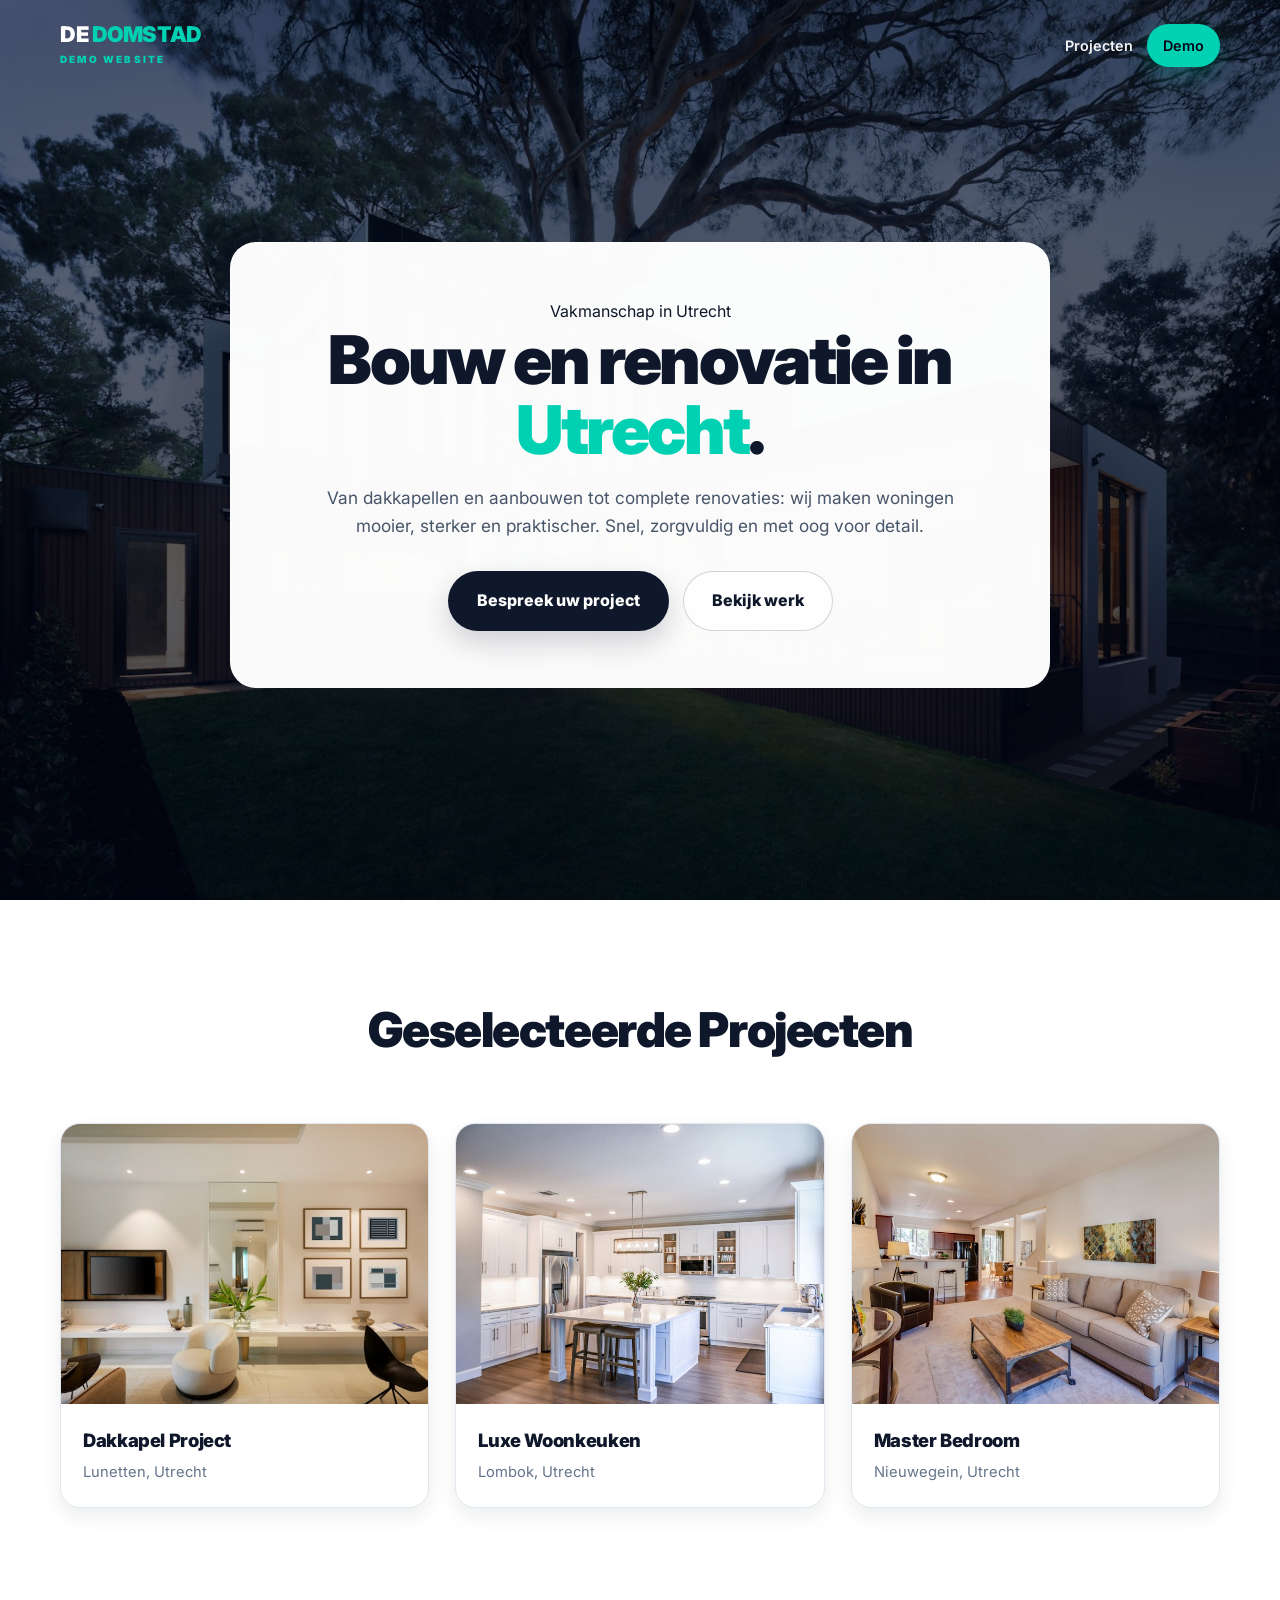
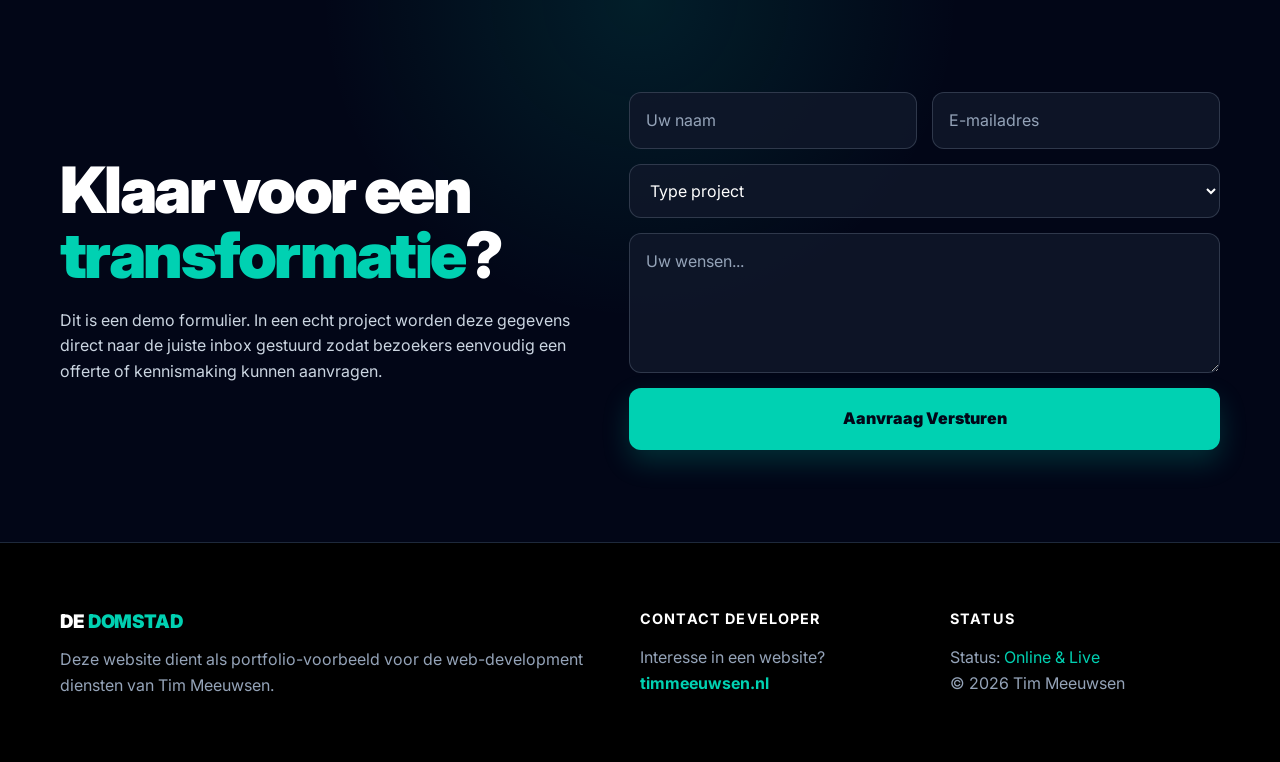
<file: demo/index.html>
<!DOCTYPE html>
<html lang="nl">
<head>
    <meta charset="UTF-8">
    <meta name="viewport" content="width=device-width, initial-scale=1.0">
    
    <title>Bouwbedrijf De Domstad | Renovatie, aanbouw & dakkapel in Utrecht</title>
    <meta name="description" content="Demo website voor een bouwbedrijf in Utrecht. Renovatie, aanbouw, dakkapel en luxe afwerking. Bekijk geselecteerde projecten en vraag eenvoudig een offerte aan.">
    
    <link rel="stylesheet" href="style.css">
    <link href="https://fonts.googleapis.com/css2?family=Inter:wght@300;400;600;700;900&display=swap" rel="stylesheet">
</head>
<body>

    <nav class="navbar" id="main-nav">
        <div class="container navbar-container">
            <div class="logo-wrapper">
                <div class="logo">DE <span>DOMSTAD</span></div>
                <span class="demo-badge">DEMO WEBSITE</span>
            </div>
            <div class="nav-links">
                <a href="#projecten">Projecten</a>
                <a href="/menu" class="btn-small-nav">Demo</a>
            </div>
        </div>
    </nav>

    <header class="hero">
        <div class="hero-overlay"></div>
        <div class="container hero-content">
            <div class="glass-card">
                <div class="quality-tag">Vakmanschap in Utrecht</div>
                <h1>Bouw en renovatie in <span>Utrecht</span>.</h1>
                <p>
                    Van dakkapellen en aanbouwen tot complete renovaties: wij maken woningen mooier, sterker en praktischer.
                    Snel, zorgvuldig en met oog voor detail.
                </p>
                <div class="cta-wrapper">
                    <a href="#contact" class="btn-main">Bespreek uw project</a>
                    <a href="#projecten" class="btn-sub">Bekijk werk</a>
                </div>
            </div>
        </div>
    </header>

    <main class="container">
        <section id="projecten" class="section">
            <h2 class="section-title">Geselecteerde Projecten</h2>
            <div class="gallery-grid">
                <div class="project-card">
                    <div class="img-wrapper">
                        <img src="img/photo-1628592102751-ba83b0314276.jpeg" alt="Dakkapel project in Utrecht">
                    </div>
                    <div class="project-info">
                        <h3>Dakkapel Project</h3>
                        <p>Lunetten, Utrecht</p>
                    </div>
                </div>
                <div class="project-card">
                    <div class="img-wrapper">
                        <img src="img/pexels-photo-2724748.jpeg" alt="Luxe woonkeuken renovatie in Utrecht">
                    </div>
                    <div class="project-info">
                        <h3>Luxe Woonkeuken</h3>
                        <p>Lombok, Utrecht</p>
                    </div>
                </div>
                <div class="project-card">
                    <div class="img-wrapper">
                        <img src="img/photo-1560185127-6ed189bf02f4.jpeg" alt="Master bedroom afwerking in Utrecht">
                    </div>
                    <div class="project-info">
                        <h3>Master Bedroom</h3>
                        <p>Nieuwegein, Utrecht</p>
                    </div>
                </div>
            </div>
        </section>
    </main>

    <section id="contact" class="contact-section">
        <div class="container">
            <div class="contact-grid">
                <div class="contact-text">
                    <h2>Klaar voor een <span>transformatie</span>?</h2>
                    <p>
                        Dit is een demo formulier. In een echt project worden deze gegevens direct naar de juiste inbox gestuurd
                        zodat bezoekers eenvoudig een offerte of kennismaking kunnen aanvragen.
                    </p>
                </div>
                <form class="pro-form">
                    <div class="form-group-row">
                        <input type="text" placeholder="Uw naam" required>
                        <input type="email" placeholder="E-mailadres" required>
                    </div>
                    <select required>
                        <option value="">Type project</option>
                        <option value="renovatie">Complete Renovatie</option>
                        <option value="aanbouw">Aanbouw / Dakkapel</option>
                        <option value="keuken">Keukenverbouwing</option>
                        <option value="afwerking">Afwerking / Interieur</option>
                    </select>
                    <textarea placeholder="Uw wensen..."></textarea>
                    <button type="submit" class="btn-submit">Aanvraag Versturen</button>
                </form>
            </div>
        </div>
    </section>

    <footer class="main-footer">
        <div class="container footer-grid">
            <div class="footer-logo">
                <h3>DE <span>DOMSTAD</span></h3>
                <p>Deze website dient als portfolio-voorbeeld voor de web-development diensten van Tim Meeuwsen.</p>
            </div>
            <div class="footer-contact">
                <h4>Contact Developer</h4>
                <p>Interesse in een website?</p>
                <a href="https://timmeeuwsen.nl" class="footer-link">timmeeuwsen.nl</a>
            </div>
            <div class="footer-legal">
                <h4>Status</h4>
                <p>Status: <span style="color: var(--primary);">Online & Live</span></p>
                <p>&copy; 2026 Tim Meeuwsen</p>
            </div>
        </div>
    </footer>

</body>
</html>
</file>
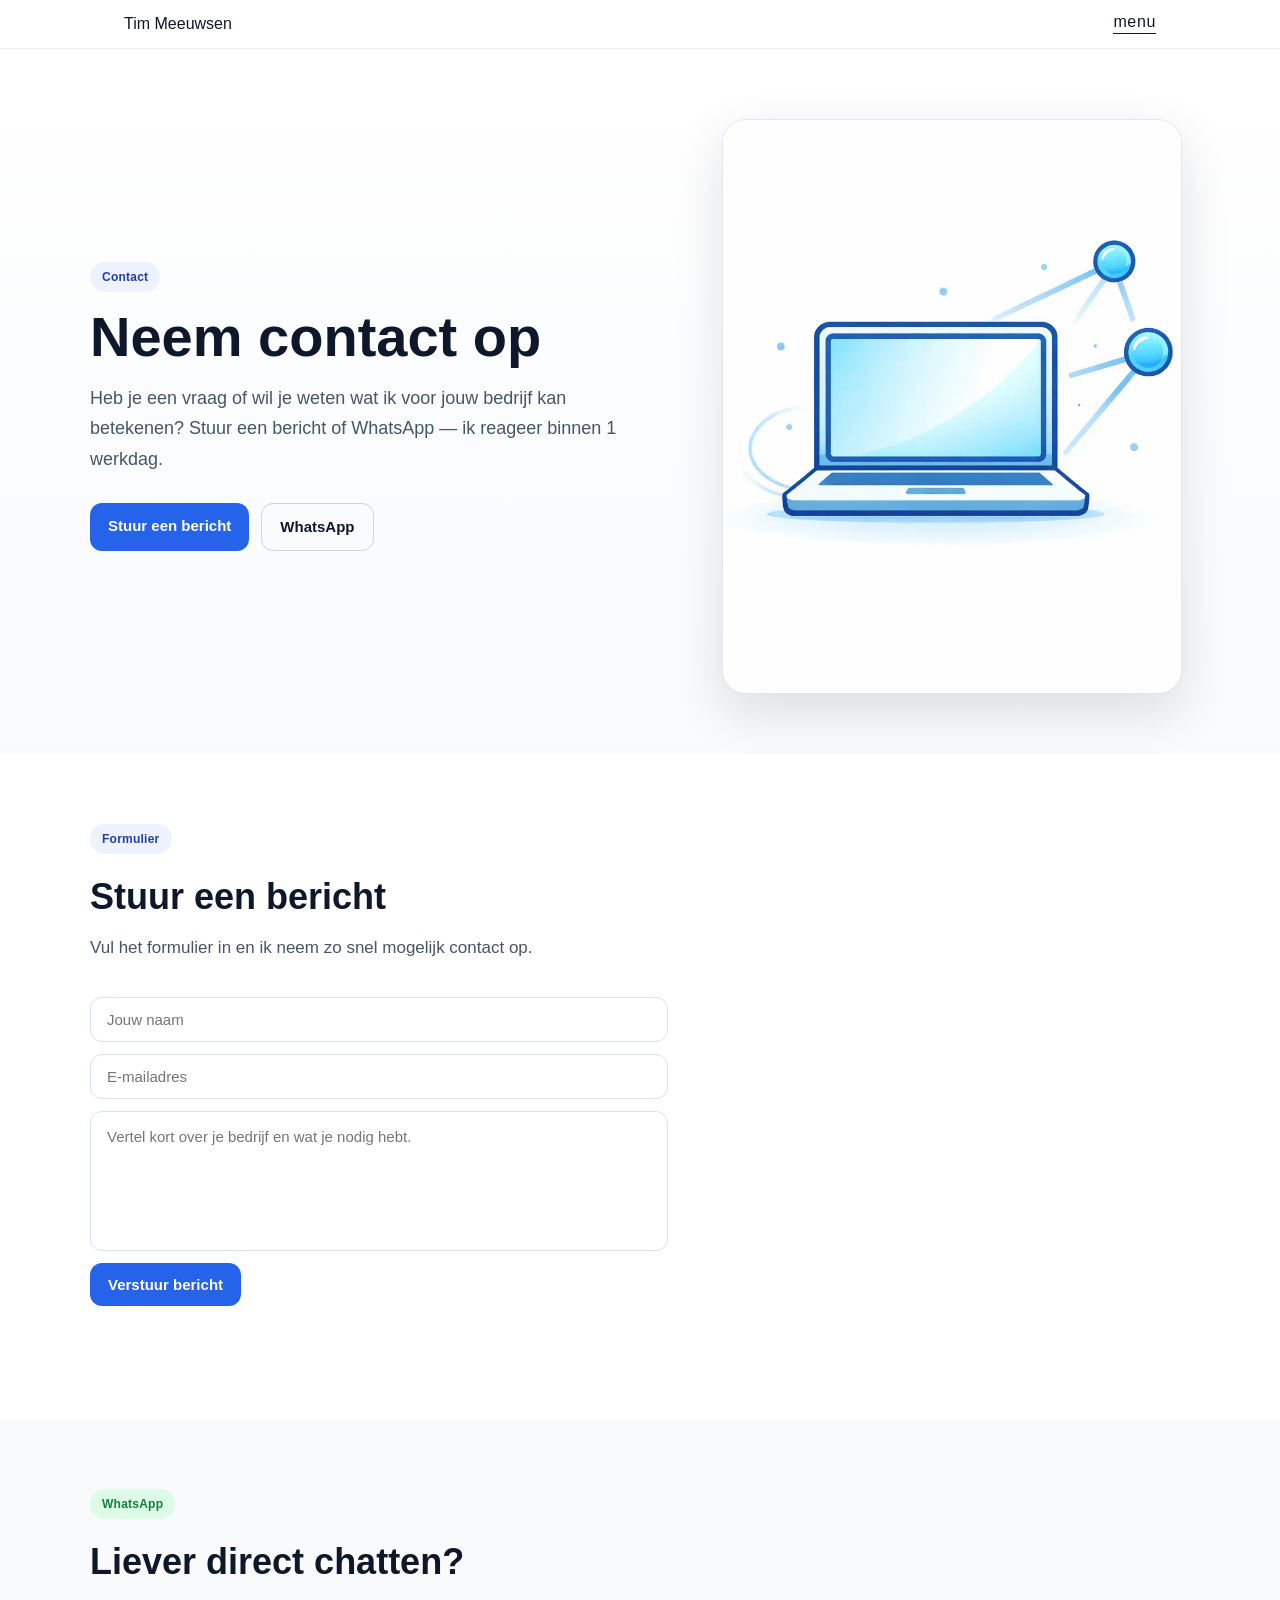
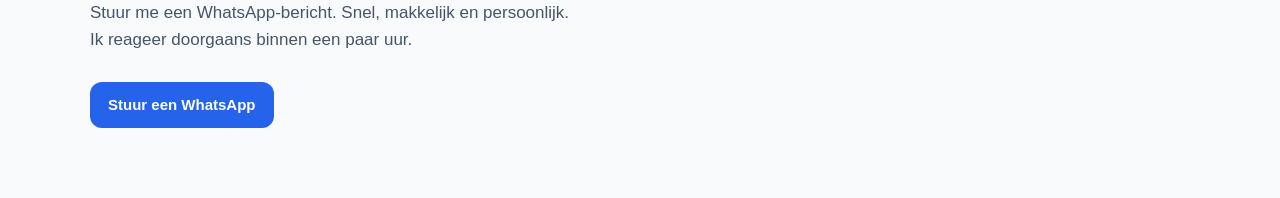
<file: contact.html>
<!DOCTYPE html>
<html lang="nl">
<head>
  <meta charset="UTF-8" />
  <meta name="viewport" content="width=device-width, initial-scale=1.0" />

  <title>Contact | Tim Meeuwsen – Webdesigner Utrecht</title>
  <meta name="description" content="Neem contact op met Tim Meeuwsen, webdesigner in Utrecht. Stuur een bericht via het formulier of start direct een WhatsApp. Reactie binnen 1 werkdag." />
  <link rel="canonical" href="https://timmeeuwsen.nl/contact" />
  <meta name="robots" content="index, follow" />
  <meta name="theme-color" content="#2563eb" />

  <meta property="og:title" content="Contact | Tim Meeuwsen – Webdesigner Utrecht" />
  <meta property="og:description" content="Stuur een bericht of start een WhatsApp. Ik reageer binnen 1 werkdag." />
  <meta property="og:url" content="https://timmeeuwsen.nl/contact" />
  <meta property="og:type" content="website" />

  <script type="application/ld+json">
  {
    "@context": "https://schema.org",
    "@type": "LocalBusiness",
    "name": "Tim Meeuwsen Webdesign",
    "url": "https://timmeeuwsen.nl",
    "telephone": "+31636589899",
    "email": "tim@timmeeuwsen.nl",
    "address": {
      "@type": "PostalAddress",
      "addressLocality": "Utrecht",
      "addressCountry": "NL"
    }
  }
  </script>

  <link rel="stylesheet" href="style.css" />
</head>
<body>

<!-- START NAV BLOCK -->
<nav class="nav-block" aria-label="Hoofdnavigatie">
  <div class="nav-container">
    <a href="https://timmeeuwsen.nl/" class="nav-logo">Tim Meeuwsen</a>
    <a href="javascript:history.back()" class="nav-menu-text">menu</a>
  </div>
</nav>

<style>
  .nav-block {
    position: sticky;
    top: 0;
    left: 0;
    width: 100%;
    background: rgba(255, 255, 255, 0.88);
    backdrop-filter: blur(12px);
    -webkit-backdrop-filter: blur(12px);
    border-bottom: 1px solid rgba(15, 23, 42, 0.08);
    z-index: 1000;
  }

  .nav-container {
    max-width: 1080px;
    width: 100%;
    margin: 0 auto;
    padding: 14px 24px;
    box-sizing: border-box;
    display: flex;
    align-items: center;
    justify-content: space-between;
    font-family: inherit;
  }

  .nav-logo,
  .nav-menu-text {
    text-decoration: none;
    color: #0f172a;
    font-size: 16px;
    font-weight: 500;
    line-height: 1;
  }

  .nav-menu-text {
    position: relative;
    display: inline-block;
    padding-bottom: 4px;
    letter-spacing: 0.04em;
    text-transform: lowercase;
  }

  .nav-menu-text::after {
    content: "";
    position: absolute;
    left: 0;
    bottom: 0;
    width: 100%;
    height: 1px;
    background: currentColor;
  }
</style>
<!-- END NAV BLOCK -->


<main>

  <!-- HERO -->
<header class="hero">
  <div class="container hero-grid">
    <div class="hero-content">
      <span class="badge">Contact</span>
      <h1>Neem contact op</h1>
      <p>Heb je een vraag of wil je weten wat ik voor jouw bedrijf kan betekenen? Stuur een bericht of WhatsApp — ik reageer binnen 1 werkdag.</p>
      <div class="hero-btns">
        <a href="#formulier" class="btn btn-primary">Stuur een bericht</a>
        <a href="https://wa.me/31636589899" target="_blank" rel="noopener noreferrer" class="btn btn-outline">WhatsApp</a>
      </div>
    </div>

    <div class="hero-image-wrap">
      <img src="images/contact.webp" alt="Contact opnemen met Tim Meeuwsen" class="hero-image">
    </div>
  </div>
</header>

<style>
  *, *::before, *::after { box-sizing: border-box; margin: 0; padding: 0; }

  body {
    font-family: Arial, sans-serif;
    background: #ffffff;
    color: #0f172a;
    -webkit-font-smoothing: antialiased;
  }

  .hero {
    padding: 70px 20px 60px;
    background: linear-gradient(to bottom, #ffffff, #f8fafc);
  }

  .container {
    max-width: 1100px;
    margin: auto;
  }

  .hero-grid {
    display: grid;
    grid-template-columns: 1.1fr 0.9fr;
    gap: 40px;
    align-items: center;
  }

  .badge {
    display: inline-block;
    padding: 6px 12px;
    background: #eef2ff;
    color: #1e40af;
    border-radius: 999px;
    font-size: 12px;
    font-weight: 700;
    letter-spacing: 0.02em;
    margin-bottom: 16px;
  }

  h1 {
    font-size: clamp(38px, 6vw, 56px);
    line-height: 1.05;
    margin-bottom: 16px;
    color: #0f172a;
  }

  .hero p {
    color: #475569;
    max-width: 560px;
    font-size: 18px;
    line-height: 1.7;
    margin-bottom: 28px;
  }

  .hero-btns {
    display: flex;
    gap: 12px;
    flex-wrap: wrap;
  }

  .btn {
    display: inline-block;
    padding: 12px 18px;
    border-radius: 12px;
    font-weight: 600;
    font-size: 15px;
    text-decoration: none;
    transition: background 0.18s, border-color 0.18s, transform 0.18s;
    font-family: Arial, sans-serif;
  }

  .btn:hover {
    transform: translateY(-1px);
  }

  .btn-primary {
    background: #2563eb;
    color: #ffffff;
  }

  .btn-primary:hover {
    background: #1d4ed8;
  }

  .btn-outline {
    background: transparent;
    color: #0f172a;
    border: 1.5px solid #cbd5e1;
  }

  .btn-outline:hover {
    border-color: #94a3b8;
    background: #f8fafc;
  }

  .hero-image-wrap {
    display: flex;
    justify-content: center;
    align-items: center;
  }

  .hero-image {
    width: 100%;
    max-width: 460px;
    aspect-ratio: 4 / 5;
    object-fit: cover;
    border-radius: 24px;
    box-shadow: 0 18px 50px rgba(15, 23, 42, 0.12);
    border: 1px solid #e2e8f0;
    background: #fff;
  }

  @media (max-width: 900px) {
    .hero-grid {
      grid-template-columns: 1fr;
    }

    .hero-image-wrap {
      order: -1;
    }

    .hero-image {
      max-width: 100%;
      aspect-ratio: 16 / 10;
    }
  }

  @media (max-width: 640px) {
    .hero {
      padding: 52px 16px 44px;
    }

    .hero p {
      font-size: 16px;
    }

    .hero-btns {
      width: 100%;
    }

    .btn {
      width: 100%;
      text-align: center;
    }
  }
</style>

<!-- FORMULIER -->
<section id="formulier" class="section-white">
  <div class="container">
    <span class="section-badge">Formulier</span>
    <h2>Stuur een bericht</h2>
    <p class="section-sub">Vul het formulier in en ik neem zo snel mogelijk contact op.</p>

    <div class="form-layout">
      <form id="contactForm" class="form" novalidate>
        <input type="text" name="name" placeholder="Jouw naam" required autocomplete="name" />
        <input type="email" name="email" placeholder="E-mailadres" required autocomplete="email" />
        <textarea name="message" placeholder="Vertel kort over je bedrijf en wat je nodig hebt." required></textarea>
        <button type="submit" id="submitBtn">Verstuur bericht</button>
        <p id="status" role="status" aria-live="polite"></p>
      </form>
    </div>
  </div>
</section>

<style>
  .section-white {
    padding: 70px 20px;
    background: #ffffff;
  }

  .section-badge {
    display: inline-block;
    padding: 6px 12px;
    background: #eef2ff;
    color: #1e40af;
    border-radius: 999px;
    font-size: 12px;
    font-weight: 700;
    letter-spacing: 0.02em;
    margin-bottom: 16px;
  }

  .section-white h2 {
    font-size: clamp(26px, 4vw, 36px);
    color: #0f172a;
    margin-bottom: 10px;
  }

  .section-sub {
    color: #475569;
    font-size: 17px;
    line-height: 1.6;
    max-width: 500px;
    margin-bottom: 36px;
  }

  .form-layout {
    display: grid;
    grid-template-columns: 1.2fr 1fr;
    gap: 40px;
    align-items: start;
  }

  .form {
    display: grid;
    gap: 12px;
  }

  .form input,
  .form textarea {
    width: 100%;
    padding: 13px 16px;
    border: 1px solid #dbe3ef;
    border-radius: 12px;
    font-family: Arial, sans-serif;
    font-size: 15px;
    color: #0f172a;
    background: #fff;
    outline: none;
    transition: border-color 0.18s;
    resize: none;
  }

  .form input:focus,
  .form textarea:focus {
    border-color: #2563eb;
  }

  .form textarea {
    min-height: 140px;
    line-height: 1.6;
  }

  .form button {
    padding: 13px 18px;
    background: #2563eb;
    color: white;
    border: none;
    border-radius: 12px;
    font-family: Arial, sans-serif;
    font-weight: 700;
    font-size: 15px;
    cursor: pointer;
    transition: background 0.18s;
    text-align: left;
    width: fit-content;
  }

  .form button:hover:not(:disabled) {
    background: #1d4ed8;
  }

  .form button:disabled {
    opacity: 0.55;
    cursor: not-allowed;
  }

  #status {
    font-size: 13px;
    color: #475569;
    min-height: 18px;
  }

  #status.success { color: #16a34a; }
  #status.error   { color: #dc2626; }

  .form-aside {
    display: grid;
    gap: 12px;
  }

  .aside-item {
    background: #f8fafc;
    border: 1px solid #e2e8f0;
    border-radius: 16px;
    padding: 16px 20px;
    display: grid;
    gap: 4px;
  }

  .aside-item strong {
    font-size: 14px;
    color: #0f172a;
  }

  .aside-item span {
    font-size: 14px;
    color: #475569;
  }

  @media (max-width: 760px) {
    .form-layout {
      grid-template-columns: 1fr;
    }
  }
</style>

<script>
  const form = document.getElementById("contactForm");
  const statusEl = document.getElementById("status");
  const btn = document.getElementById("submitBtn");

  form.addEventListener("submit", async (e) => {
    e.preventDefault();
    btn.disabled = true;
    btn.textContent = "Versturen...";
    statusEl.textContent = "";
    statusEl.className = "";

    const payload = {
      name: form.name.value.trim(),
      email: form.email.value.trim(),
      subject: "Contact via website",
      message: form.message.value.trim()
    };

    try {
      const res = await fetch("https://cloud-run-148568431200.europe-west4.run.app/contact", {
        method: "POST",
        headers: { "Content-Type": "application/json" },
        body: JSON.stringify(payload)
      });

      const text = await res.text();
      let data;
      try { data = JSON.parse(text); }
      catch { throw new Error("Ongeldige serverreactie."); }

      if (!res.ok || !data.ok) throw new Error(data.error || "Er ging iets mis.");

      statusEl.textContent = "✓ Bericht verstuurd! Ik neem zo snel mogelijk contact op.";
      statusEl.className = "success";
      form.reset();
      btn.textContent = "Verstuur bericht";

    } catch (err) {
      statusEl.textContent = err.message || "Er ging iets mis. Probeer het opnieuw.";
      statusEl.className = "error";
      btn.disabled = false;
      btn.textContent = "Verstuur bericht";
    }
  });
</script>

<!-- WHATSAPP -->
<section class="section-gray">
  <div class="container">
    <span class="wa-badge">WhatsApp</span>
    <h2 class="wa-title">Liever direct chatten?</h2>
    <p class="wa-sub">Stuur me een WhatsApp-bericht. Snel, makkelijk en persoonlijk. Ik reageer doorgaans binnen een paar uur.</p>
    <a href="https://wa.me/31636589899" target="_blank" rel="noopener noreferrer" class="btn btn-primary" aria-label="Start een WhatsApp chat met Tim Meeuwsen">
      Stuur een WhatsApp
    </a>
  </div>
</section>

<style>
  .section-gray {
    padding: 70px 20px;
    background: #f8fafc;
  }

  .wa-badge {
    display: inline-block;
    padding: 6px 12px;
    background: #dcfce7;
    color: #15803d;
    border-radius: 999px;
    font-size: 12px;
    font-weight: 700;
    letter-spacing: 0.02em;
    margin-bottom: 16px;
  }

  .wa-title {
    font-size: clamp(26px, 4vw, 36px);
    color: #0f172a;
    margin-bottom: 10px;
  }

  .wa-sub {
    color: #475569;
    font-size: 17px;
    line-height: 1.6;
    max-width: 480px;
    margin-bottom: 28px;
  }
</style>

</main>
</body>
</html>
</file>
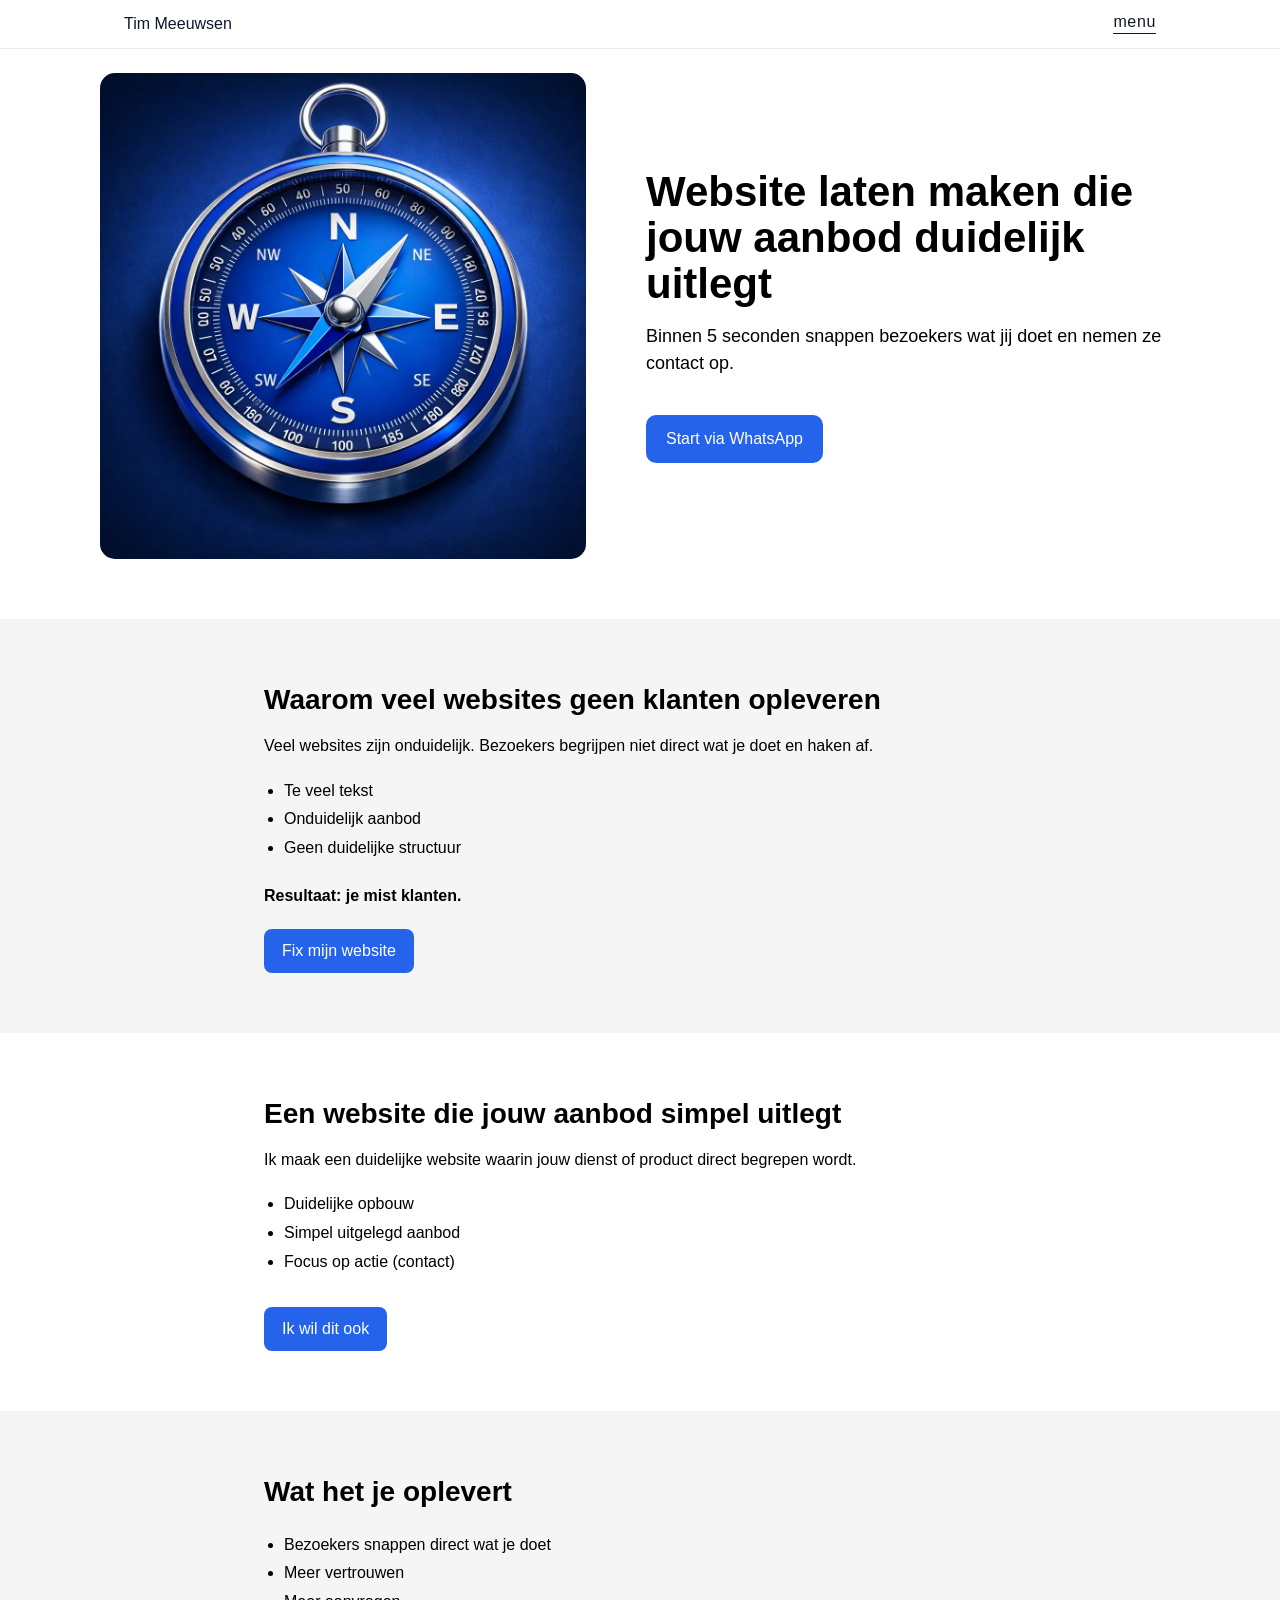
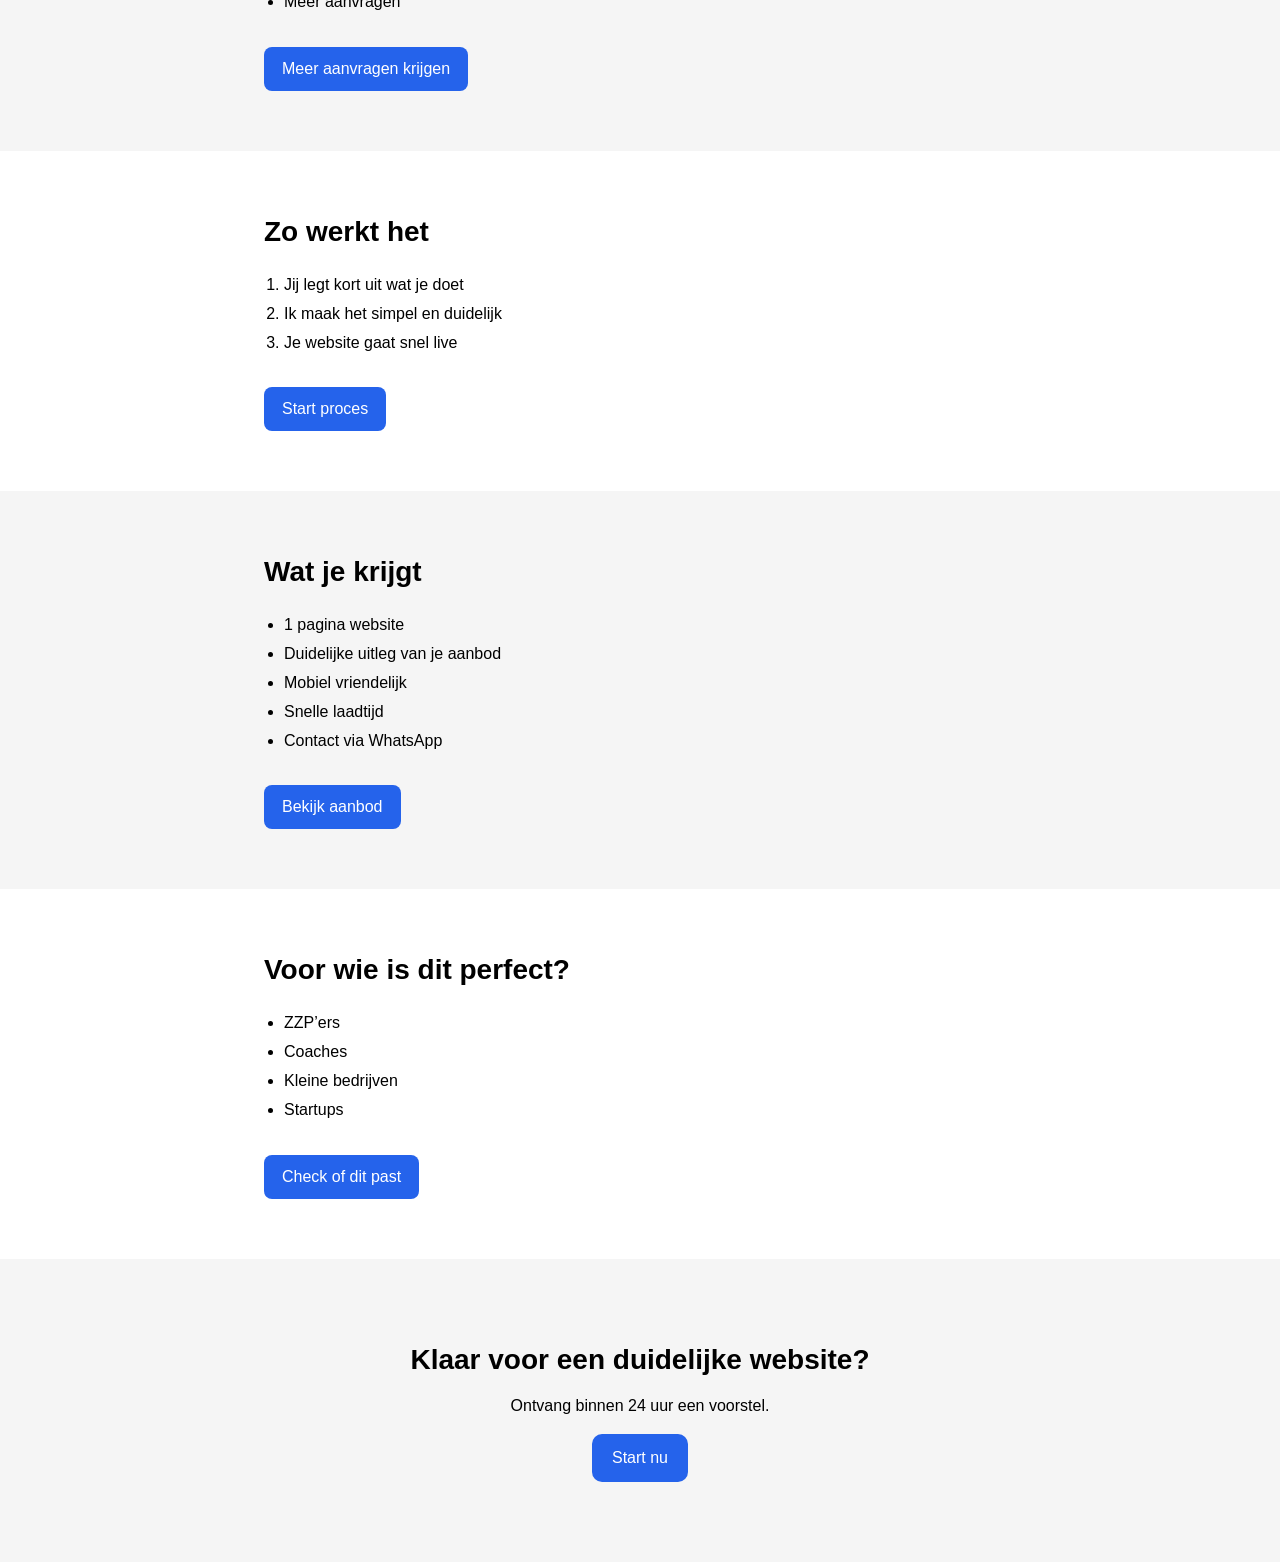
<file: duidelijke-website-laten-maken.html>
<!DOCTYPE html>
<html lang="nl">
<head>
  <meta charset="UTF-8" />
  <meta name="viewport" content="width=device-width, initial-scale=1.0" />

  <title>Duidelijke websites die jouw aanbod snel uitleggen | Tim Meeuwsen</title>
  <meta
    name="description"
    content="Laat een duidelijke website maken die jouw aanbod simpel uitlegt. Bezoekers snappen binnen 5 seconden wat je doet en nemen sneller contact op."
  />
  <link rel="canonical" href="https://timmeeuwsen.nl/duidelijke-website-laten-maken" />

  <meta name="robots" content="index, follow, max-image-preview:large" />
  <meta name="author" content="Tim Meeuwsen" />
  <meta name="theme-color" content="#2563eb" />
  <meta name="color-scheme" content="light" />

  <link rel="stylesheet" href="style.css" />

  <link rel="icon" href="/favicon.ico" />
  <link rel="apple-touch-icon" href="/apple-touch-icon.png" />

  <meta property="og:type" content="website" />
  <meta property="og:locale" content="nl_NL" />
  <meta property="og:site_name" content="Tim Meeuwsen" />
  <meta property="og:title" content="Duidelijke websites die jouw aanbod snel uitleggen" />
  <meta
    property="og:description"
    content="Laat een duidelijke website maken die jouw aanbod simpel uitlegt. Bezoekers snappen binnen 5 seconden wat je doet en nemen sneller contact op."
  />
  <meta property="og:url" content="https://timmeeuwsen.nl/duidelijke-website-laten-maken" />
  <meta property="og:image" content="https://timmeeuwsen.nl/images/compass.webp" />
  <meta property="og:image:alt" content="Compass symbool voor duidelijke websites" />

  <meta name="twitter:card" content="summary_large_image" />
  <meta name="twitter:title" content="Duidelijke websites die jouw aanbod snel uitleggen" />
  <meta
    name="twitter:description"
    content="Laat een duidelijke website maken die jouw aanbod simpel uitlegt. Bezoekers snappen binnen 5 seconden wat je doet en nemen sneller contact op."
  />
  <meta name="twitter:image" content="https://timmeeuwsen.nl/images/compass.webp" />
  <meta name="twitter:image:alt" content="Compass symbool voor duidelijke websites" />

  <script type="application/ld+json">
  {
    "@context": "https://schema.org",
    "@graph": [
      {
        "@type": "WebSite",
        "@id": "https://timmeeuwsen.nl/#website",
        "url": "https://timmeeuwsen.nl/",
        "name": "Tim Meeuwsen"
      },
      {
        "@type": "WebPage",
        "@id": "https://timmeeuwsen.nl/duidelijke-website-laten-maken#webpage",
        "url": "https://timmeeuwsen.nl/duidelijke-website-laten-maken",
        "name": "Duidelijke websites die jouw aanbod snel uitleggen",
        "description": "Laat een duidelijke website maken die jouw aanbod simpel uitlegt. Bezoekers snappen binnen 5 seconden wat je doet en nemen sneller contact op.",
        "isPartOf": {
          "@id": "https://timmeeuwsen.nl/#website"
        },
        "inLanguage": "nl-NL",
        "primaryImageOfPage": {
          "@type": "ImageObject",
          "url": "https://timmeeuwsen.nl/images/compass.webp"
        }
      }
    ]
  }
  </script>
</head>

<body>

<!-- START NAV BLOCK -->
<nav class="nav-block" aria-label="Hoofdnavigatie">
  <div class="nav-container">
    <a href="https://timmeeuwsen.nl/" class="nav-logo" title="Terug naar de homepage van Tim Meeuwsen">
      Tim Meeuwsen
    </a>
    <a href="/menu" class="nav-menu-text" title="Open het menu">menu</a>
  </div>
</nav>

<style>
  .nav-block {
    position: sticky;
    top: 0;
    left: 0;
    width: 100%;
    background: rgba(255, 255, 255, 0.88);
    backdrop-filter: blur(12px);
    -webkit-backdrop-filter: blur(12px);
    border-bottom: 1px solid rgba(15, 23, 42, 0.08);
    z-index: 1000;
  }

  .nav-container {
    max-width: 1080px;
    width: 100%;
    margin: 0 auto;
    padding: 14px 24px;
    box-sizing: border-box;
    display: flex;
    align-items: center;
    justify-content: space-between;
    font-family: inherit;
  }

  .nav-logo,
  .nav-menu-text {
    text-decoration: none;
    color: #0f172a;
    font-size: 16px;
    font-weight: 500;
    line-height: 1;
  }

  .nav-menu-text {
    position: relative;
    display: inline-block;
    padding-bottom: 4px;
    letter-spacing: 0.04em;
    text-transform: lowercase;
  }

  .nav-menu-text::after {
    content: "";
    position: absolute;
    left: 0;
    bottom: 0;
    width: 100%;
    height: 1px;
    background: currentColor;
  }
</style>
<!-- END NAV BLOCK -->


<main>

<!-- HERO -->
<header class="hero-block">
  <div class="hero-container">
    <img src="images/compass.webp" alt="Compass" class="hero-image">
    <div class="hero-content">
      <h1>Website laten maken die jouw aanbod duidelijk uitlegt</h1>
      <p>Binnen 5 seconden snappen bezoekers wat jij doet en nemen ze contact op.</p>
      <a href="/contact" class="hero-cta" rel="noopener noreferrer">Start via WhatsApp</a>
    </div>
  </div>
</header>

<style>
.hero-block {
  background: #ffffff;
  padding: 60px 24px; /* top/bottom 60px, left/right 24px */
  padding-top:24px;
}

.hero-container {
  display: flex;
  flex-direction: column; /* mobile stacked */
  align-items: flex-start; /* text left-aligned on mobile */
  max-width: 1080px;
  margin: 0 auto;
  gap: 20px; /* reduced gap so image touches top padding */
}

.hero-image {
  width: 100%;
  height: auto;
  border-radius: 15px; /* rounded corners */
  display: block;
  margin: 0; /* remove default margins */
}

.hero-content h1 {
  font-size: 32px; /* 10px smaller on mobile */
  font-weight: 900;
  line-height: 1.1;
  margin: 0;
  width: 100%; /* full width on mobile */
  text-align: left;
}

.hero-content p {
  font-size: 18px;
  margin-top: 16px;
  max-width: 100%; /* full width on mobile */
  text-align: left;
}

.hero-cta {
  display: inline-block;
  margin-top: 20px;
  background: #2563eb;
  color: #fff;
  padding: 12px 20px;
  border-radius: 10px;
  text-decoration: none;
}

/* Desktop: image next to text */
@media screen and (min-width: 768px) {
  .hero-container {
    flex-direction: row;
    align-items: center;
    justify-content: space-between;
    gap: 60px;
  }

  .hero-content {
    text-align: left;
    max-width: 50%;
  }

  .hero-image {
    max-width: 45%;
  }

  .hero-content h1 {
    font-size: 42px; /* bigger on desktop */
  }

  .hero-content p {
    text-align: left;
    max-width: 55ch;
  }
}
</style>
  
<!-- PROBLEEM -->
<section class="block block-gray">
  <div class="block-inner">
    <h2>Waarom veel websites geen klanten opleveren</h2>
    <p>Veel websites zijn onduidelijk. Bezoekers begrijpen niet direct wat je doet en haken af.</p>

    <ul>
      <li>Te veel tekst</li>
      <li>Onduidelijk aanbod</li>
      <li>Geen duidelijke structuur</li>
    </ul>

    <p><strong>Resultaat: je mist klanten.</strong></p>

    <a href="/contact" class="block-btn" rel="noopener noreferrer">Fix mijn website</a>
  </div>
</section>

<style>
.block-gray {
  background: #f5f5f5;
}
.block-inner {
  max-width: 800px;
  margin: 0 auto;
  padding: 60px 24px;
}
.block-gray h2 {
  font-size: 28px;
  margin: 0 0 12px;
}
.block-gray p {
  margin: 0 0 10px;
  line-height: 1.6;
}
.block-gray ul {
  padding-left: 20px;
  margin: 18px 0 20px;
  line-height: 1.8;
}
.block-btn {
  display: inline-block;
  margin-top: 10px;
  background: #2563eb;
  color: #fff;
  padding: 10px 18px;
  border-radius: 8px;
  text-decoration: none;
}
</style>

<!-- OPLOSSING -->
<section class="block block-white">
  <div class="block-inner">
    <h2>Een website die jouw aanbod simpel uitlegt</h2>
    <p>Ik maak een duidelijke website waarin jouw dienst of product direct begrepen wordt.</p>

    <ul>
      <li>Duidelijke opbouw</li>
      <li>Simpel uitgelegd aanbod</li>
      <li>Focus op actie (contact)</li>
    </ul>

    <a href="/contact" class="block-btn" rel="noopener noreferrer">Ik wil dit ook</a>
  </div>
</section>

<style>
.block-white {
  background: #ffffff;
}
.block-white h2 {
  font-size: 28px;
  margin: 0 0 12px;
}
.block-white p {
  margin: 0 0 10px;
  line-height: 1.6;
}
.block-white ul {
  padding-left: 20px;
  margin: 18px 0 20px;
  line-height: 1.8;
}
</style>

<!-- RESULTAAT -->
<section class="block block-gray">
  <div class="block-inner">
    <h2>Wat het je oplevert</h2>

    <ul>
      <li>Bezoekers snappen direct wat je doet</li>
      <li>Meer vertrouwen</li>
      <li>Meer aanvragen</li>
    </ul>

    <a href="/contact" class="block-btn" rel="noopener noreferrer">Meer aanvragen krijgen</a>
  </div>
</section>

<style>
.block-gray h2 {
  font-size: 28px;
  margin: 0 0 12px;
}
.block-gray ul {
  padding-left: 20px;
  margin: 18px 0 20px;
  line-height: 1.8;
}
</style>

<!-- HOE HET WERKT -->
<section class="block block-white">
  <div class="block-inner">
    <h2>Zo werkt het</h2>

    <ol>
      <li>Jij legt kort uit wat je doet</li>
      <li>Ik maak het simpel en duidelijk</li>
      <li>Je website gaat snel live</li>
    </ol>

    <a href="/contact" class="block-btn" rel="noopener noreferrer">Start proces</a>
  </div>
</section>

<style>
.block-white ol {
  padding-left: 20px;
  margin: 18px 0 20px;
  line-height: 1.8;
}
</style>

<!-- AANBOD -->
<section class="block block-gray">
  <div class="block-inner">
    <h2>Wat je krijgt</h2>

    <ul>
      <li>1 pagina website</li>
      <li>Duidelijke uitleg van je aanbod</li>
      <li>Mobiel vriendelijk</li>
      <li>Snelle laadtijd</li>
      <li>Contact via WhatsApp</li>
    </ul>

    <a href="/contact" class="block-btn" rel="noopener noreferrer">Bekijk aanbod</a>
  </div>
</section>

<style>
.block-gray ul {
  padding-left: 20px;
  margin: 18px 0 20px;
  line-height: 1.8;
}
</style>

<!-- DOELGROEP -->
<section class="block block-white">
  <div class="block-inner">
    <h2>Voor wie is dit perfect?</h2>

    <ul>
      <li>ZZP’ers</li>
      <li>Coaches</li>
      <li>Kleine bedrijven</li>
      <li>Startups</li>
    </ul>

    <a href="/contact" class="block-btn" rel="noopener noreferrer">Check of dit past</a>
  </div>
</section>

<style>
.block-white ul {
  padding-left: 20px;
  margin: 18px 0 20px;
  line-height: 1.8;
}
</style>

<!-- CTA -->
<section class="cta block-gray">
  <div class="block-inner cta-inner">
    <h2>Klaar voor een duidelijke website?</h2>
    <p>Ontvang binnen 24 uur een voorstel.</p>
    <a href="/contact" class="cta-btn" rel="noopener noreferrer">Start nu</a>
  </div>
</section>

<style>
.cta {
  background: #f5f5f5;
}

.cta-inner {
  text-align: center;
  padding: 80px 24px;
}

.cta h2 {
  font-size: 28px;
  margin: 0 0 12px;
}

.cta p {
  margin: 0;
  line-height: 1.6;
}

.cta-btn {
  display: inline-block;
  margin-top: 16px;
  background: #2563eb; /* changed to blue */
  color: #fff;
  padding: 12px 20px;
  border-radius: 10px;
  text-decoration: none;
}

/* Mobile: align text and button left */
@media screen and (max-width: 767px) {
  .cta-inner {
    text-align: left;
    padding-left: 24px;
    padding-right: 24px;
  }

  .cta-btn {
    display: inline-block;
    margin-top: 16px;
  }
}

/* Optional: keep desktop centered */
@media screen and (min-width: 768px) {
  .cta-inner {
    text-align: center;
  }
}
</style>
  
</main>

</body>
</html>
</file>
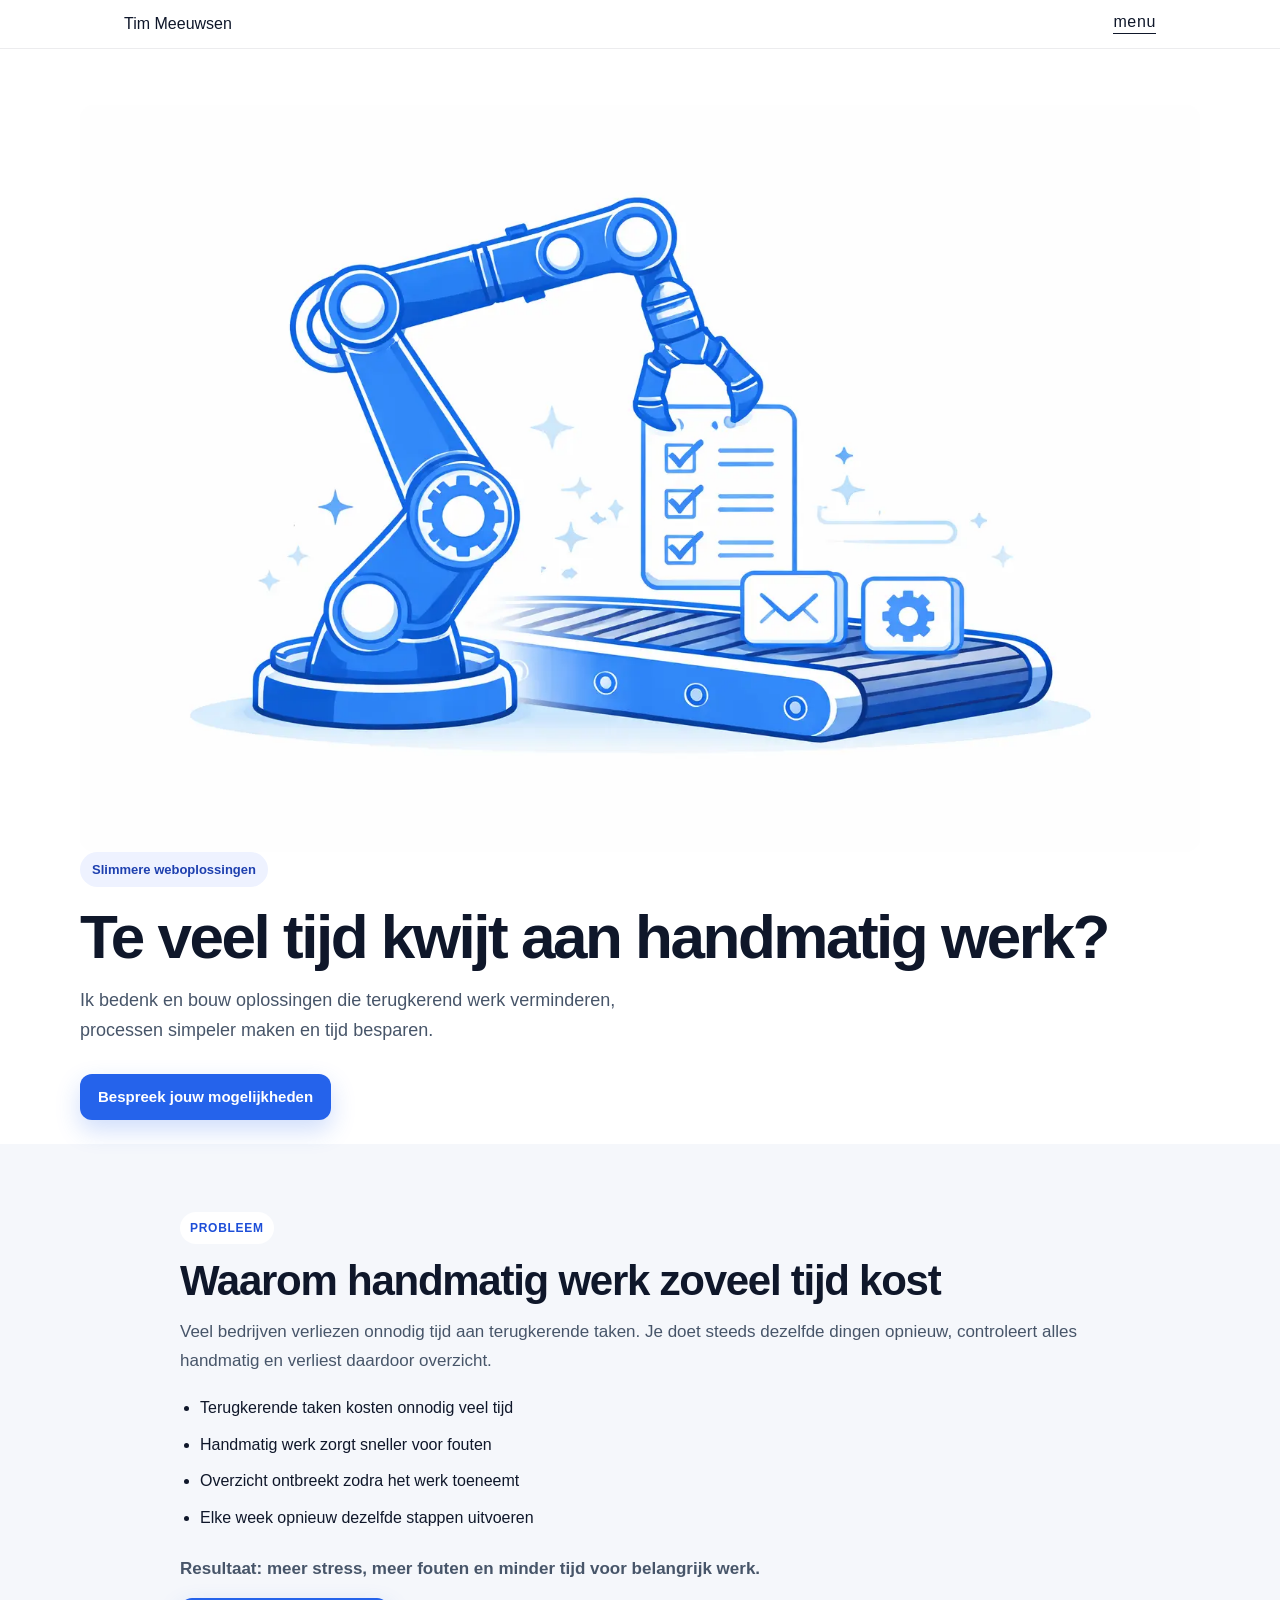
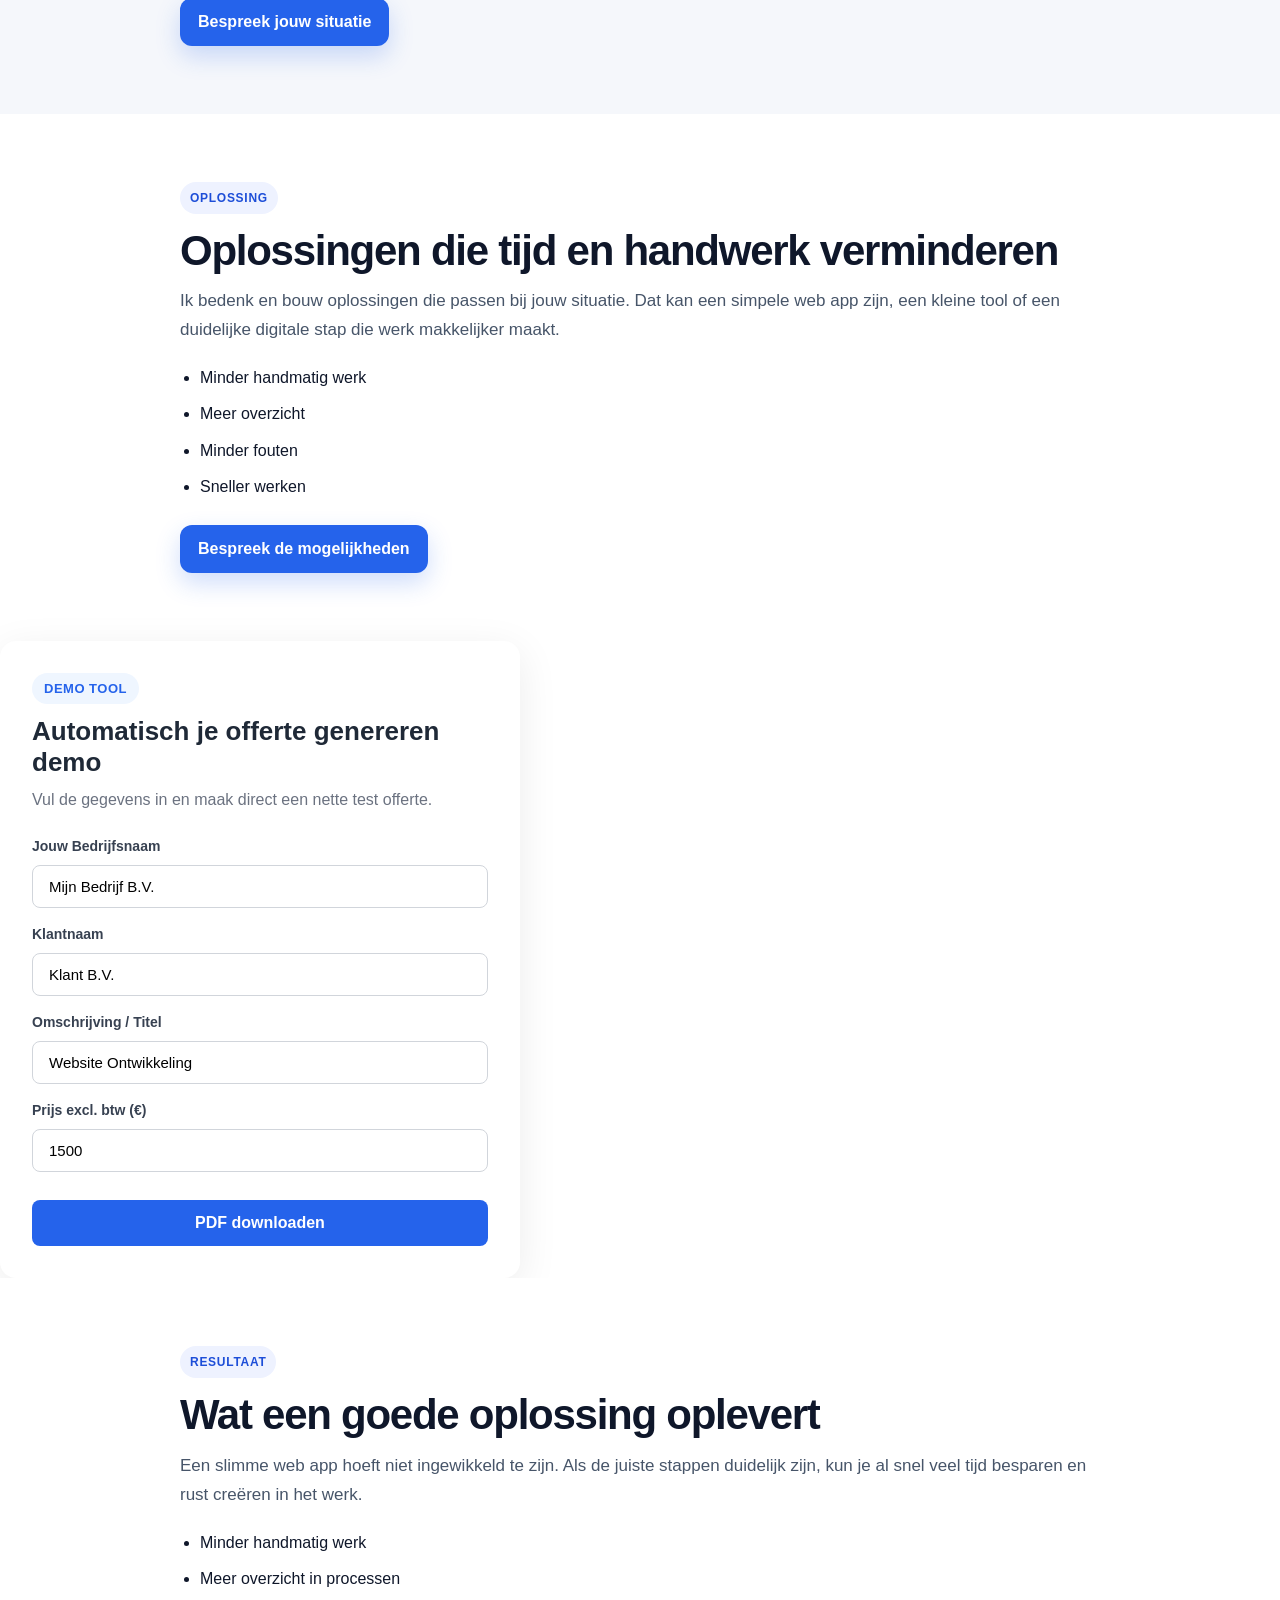
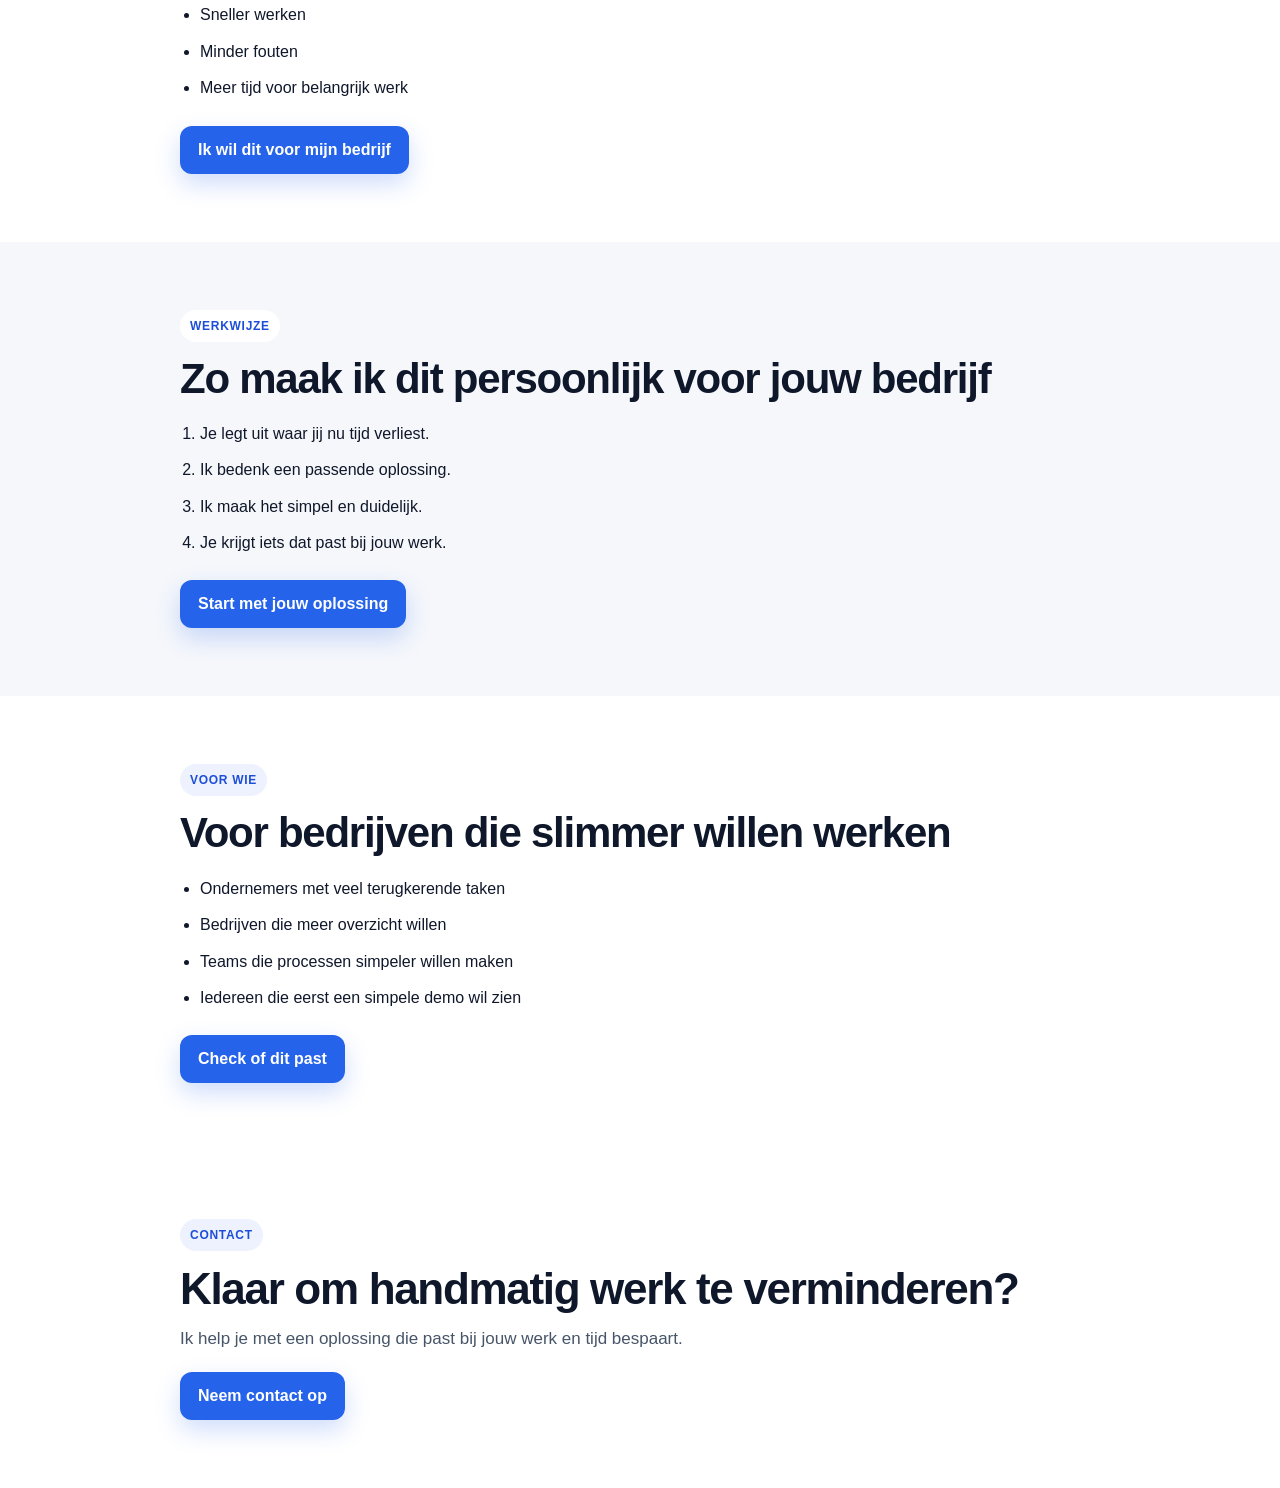
<file: handmatig-werk-automatiseren.html>
<!DOCTYPE html>
<html lang="nl">
<head>
  <meta charset="UTF-8" />
  <meta name="viewport" content="width=device-width, initial-scale=1.0" />

  <title>Handmatig Werk Automatiseren? Maatwerk Web Apps door Tim Meeuwsen</title>
  <meta
    name="description"
    content="Bespaar uren per week door handmatig werk te automatiseren met een maatwerk web app. Verminder fouten en krijg weer overzicht. Ontdek de mogelijkheden."
  />
  <link rel="canonical" href="https://timmeeuwsen.nl/handmatig-werk-automatiseren" />

  <meta name="robots" content="index, follow, max-image-preview:large" />
  <meta name="abstract" content="Specialist in het automatiseren van bedrijfsprocessen middels maatwerk software en web applicaties." />
  
  <meta name="author" content="Tim Meeuwsen" />
  <meta name="theme-color" content="#2563eb" />
  <meta name="color-scheme" content="light" />

  <link rel="stylesheet" href="style.css" />
  <link rel="icon" href="/favicon.ico" />
  <link rel="apple-touch-icon" href="/apple-touch-icon.png" />

  <meta property="og:type" content="article" /> <meta property="og:locale" content="nl_NL" />
  <meta property="og:site_name" content="Tim Meeuwsen" />
  <meta property="og:title" content="Stop met handmatig werk: Automatiseer je workflow" />
  <meta
    property="og:description"
    content="Klaar met Excel-chaos en dubbel werk? Ik bouw web apps die jouw processen slim automatiseren."
  />
  <meta property="og:url" content="https://timmeeuwsen.nl/handmatig-werk-automatiseren" />
  <meta property="og:image" content="https://timmeeuwsen.nl/images/compass.webp" />
  <meta property="og:image:width" content="1200" />
  <meta property="og:image:height" content="630" />
  <meta property="og:image:alt" content="Dashboard van een geautomatiseerde web applicatie ontwikkeld door Tim Meeuwsen" />

  <meta name="twitter:card" content="summary_large_image" />
  <meta name="twitter:title" content="Efficiënter werken? Laat een web app bouwen" />
  <meta name="twitter:description" content="Minder handmatig werk, meer resultaat. Maatwerk automatisering voor ondernemers." />
  <meta name="twitter:image" content="https://timmeeuwsen.nl/images/compass.webp" />

  <script type="application/ld+json">
  {
    "@context": "https://schema.org",
    "@graph": [
      {
        "@type": "WebSite",
        "@id": "https://timmeeuwsen.nl/#website",
        "url": "https://timmeeuwsen.nl/",
        "name": "Tim Meeuwsen",
        "publisher": { "@id": "https://timmeeuwsen.nl/#person" }
      },
      {
        "@type": "Person",
        "@id": "https://timmeeuwsen.nl/#person",
        "name": "Tim Meeuwsen",
        "jobTitle": "Freelance Web Developer & Automation Specialist",
        "url": "https://timmeeuwsen.nl"
      },
      {
        "@type": "WebPage",
        "@id": "https://timmeeuwsen.nl/handmatig-werk-automatiseren#webpage",
        "url": "https://timmeeuwsen.nl/handmatig-werk-automatiseren",
        "name": "Handmatig werk automatiseren met maatwerk web apps",
        "description": "Bespaar tijd en verminder foutmarges door bedrijfsprocessen te digitaliseren.",
        "isPartOf": { "@id": "https://timmeeuwsen.nl/#website" },
        "breadcrumb": { "@id": "https://timmeeuwsen.nl/handmatig-werk-automatiseren#breadcrumb" },
        "inLanguage": "nl-NL"
      },
      {
        "@type": "BreadcrumbList",
        "@id": "https://timmeeuwsen.nl/handmatig-werk-automatiseren#breadcrumb",
        "itemListElement": [
          {
            "@type": "ListItem",
            "position": 1,
            "name": "Home",
            "item": "https://timmeeuwsen.nl/"
          },
          {
            "@type": "ListItem",
            "position": 2,
            "name": "Handmatig werk automatiseren"
          }
        ]
      },
      {
        "@type": "Service",
        "name": "Web App Ontwikkeling & Automatisering",
        "provider": { "@id": "https://timmeeuwsen.nl/#person" },
        "description": "Het ontwikkelen van web applicaties die handmatige handelingen binnen bedrijven automatiseren.",
        "areaServed": "NL"
      }
    ]
  }
  </script>
</head>

<body>

<!-- START NAV BLOCK -->
<nav class="nav-block" aria-label="Hoofdnavigatie">
  <div class="nav-container">
    <a href="https://timmeeuwsen.nl/" class="nav-logo" title="Terug naar de homepage van Tim Meeuwsen">
      Tim Meeuwsen
    </a>
    <a href="/menu" class="nav-menu-text" title="Open het menu">menu</a>
  </div>
</nav>

<style>
  .nav-block {
    position: sticky;
    top: 0;
    left: 0;
    width: 100%;
    background: rgba(255, 255, 255, 0.88);
    backdrop-filter: blur(12px);
    -webkit-backdrop-filter: blur(12px);
    border-bottom: 1px solid rgba(15, 23, 42, 0.08);
    z-index: 1000;
  }

  .nav-container {
    max-width: 1080px;
    width: 100%;
    margin: 0 auto;
    padding: 14px 24px;
    box-sizing: border-box;
    display: flex;
    align-items: center;
    justify-content: space-between;
    font-family: inherit;
  }

  .nav-logo,
  .nav-menu-text {
    text-decoration: none;
    color: #0f172a;
    font-size: 16px;
    font-weight: 500;
    line-height: 1;
  }

  .nav-menu-text {
    position: relative;
    display: inline-block;
    padding-bottom: 4px;
    letter-spacing: 0.04em;
    text-transform: lowercase;
  }

  .nav-menu-text::after {
    content: "";
    position: absolute;
    left: 0;
    bottom: 0;
    width: 100%;
    height: 1px;
    background: currentColor;
  }
</style>
<!-- END NAV BLOCK -->
  
<main>

<!-- START HERO BLOCK -->
<header class="hero-block">
  <div class="hero-container">
    <img src="images/automation.webp" alt="automation" class="hero-image">
    <div class="hero-content">
      <div class="hero-badge">Slimmere weboplossingen</div>

      <h1>Te veel tijd kwijt aan handmatig werk?</h1>
      <p>
        Ik bedenk en bouw oplossingen die terugkerend werk verminderen, processen simpeler maken en tijd besparen.
      </p>

      <div class="hero-actions">
        <a href="/contact" class="hero-cta" rel="noopener noreferrer">
          Bespreek jouw mogelijkheden
        </a>
      </div>
    </div>
  </div>
</header>

<style>
  .hero-block {
    padding: 56px 24px 24px;
    font-family: Arial, sans-serif;
  }

  .hero-container {
    max-width: 1120px;
    margin: 0 auto;
  }

  .hero-image {
  width: 100%;
  height: auto;
  border-radius: 15px; /* rounded corners */
  display: block;
  margin: 0; /* remove default margins */
}

  .hero-badge {
    display: inline-flex;
    width: fit-content;
    padding: 8px 12px;
    border-radius: 999px;
    background: #eef2ff;
    color: #1e40af;
    font-weight: 700;
    font-size: 13px;
    margin-bottom: 18px;
  }

  .hero-content h1 {
    font-size: clamp(38px, 5vw, 62px);
    line-height: 1.02;
    margin: 0;
    letter-spacing: -0.04em;
    color: #0f172a;
  }

  .hero-content p {
    margin: 18px 0 0;
    max-width: 60ch;
    font-size: 18px;
    line-height: 1.65;
    color: #475569;
  }

  .hero-actions {
    display: flex;
    align-items: center;
    flex-wrap: wrap;
    gap: 14px;
    margin-top: 28px;
  }

  .hero-cta,
  .hero-link {
    display: inline-flex;
    align-items: center;
    justify-content: center;
    gap: 10px;
    width: auto;
    border-radius: 12px;
    text-decoration: none;
    font-weight: 700;
    transition: transform 0.15s ease, background 0.15s ease;
    font-size: 15px;
  }

  .hero-cta {
    background: #2563eb;
    color: #fff;
    padding: 12px 18px;
    box-shadow: 0 10px 24px rgba(37, 99, 235, 0.22);
  }

  .hero-link {
    color: #0f172a;
    background: transparent;
    border: 1px solid rgba(15, 23, 42, 0.08);
    padding: 12px 18px;
  }

  .hero-cta:hover,
  .hero-link:hover {
    transform: translateY(-1px);
  }

  @media (max-width: 600px) {
    .hero-block {
      padding-top: 28px;
    }

    .hero-content p {
      font-size: 17px;
    }

    .hero-actions {
      flex-direction: column;
      align-items: flex-start;
    }

    .hero-cta,
    .hero-link {
      width: auto;
    }
  }
</style>
<!-- END HERO BLOCK -->


<!-- START PROBLEEM BLOCK -->
<section class="problem-block">
  <div class="problem-inner">
    <div class="problem-kicker">Probleem</div>
    <h2>Waarom handmatig werk zoveel tijd kost</h2>
    <p>
      Veel bedrijven verliezen onnodig tijd aan terugkerende taken. Je doet steeds dezelfde dingen opnieuw, controleert
      alles handmatig en verliest daardoor overzicht.
    </p>

    <ul>
      <li>Terugkerende taken kosten onnodig veel tijd</li>
      <li>Handmatig werk zorgt sneller voor fouten</li>
      <li>Overzicht ontbreekt zodra het werk toeneemt</li>
      <li>Elke week opnieuw dezelfde stappen uitvoeren</li>
    </ul>

    <p><strong>Resultaat: meer stress, meer fouten en minder tijd voor belangrijk werk.</strong></p>

    <a href="/contact" class="problem-btn" rel="noopener noreferrer">
      Bespreek jouw situatie
    </a>
  </div>
</section>

<style>
  .problem-block {
    padding: 8px 24px;
    background: #f5f7fb;
    font-family: Arial, sans-serif;
  }

  .problem-inner {
    max-width: 920px;
    margin: 0 auto;
    padding: 60px 0;
  }

  .problem-kicker {
    display: inline-flex;
    margin-bottom: 14px;
    padding: 7px 10px;
    border-radius: 999px;
    background: #fff;
    color: #1d4ed8;
    font-size: 12px;
    font-weight: 800;
    letter-spacing: 0.06em;
    text-transform: uppercase;
  }

  .problem-block h2 {
    font-size: clamp(28px, 4vw, 42px);
    line-height: 1.08;
    margin: 0 0 14px;
    letter-spacing: -0.03em;
    color: #0f172a;
  }

  .problem-block p {
    margin: 0 0 14px;
    line-height: 1.7;
    color: #475569;
    font-size: 17px;
  }

  .problem-block ul {
    padding-left: 20px;
    margin: 18px 0 22px;
    line-height: 1.9;
    color: #0f172a;
  }

  .problem-block li {
    margin-bottom: 6px;
  }

  .problem-btn {
    display: inline-flex;
    align-items: center;
    justify-content: center;
    background: #2563eb;
    color: #fff;
    border-radius: 12px;
    padding: 12px 18px;
    text-decoration: none;
    font-weight: 700;
    transition: transform 0.15s ease, background 0.15s ease;
    box-shadow: 0 10px 24px rgba(37, 99, 235, 0.22);
  }

  .problem-btn:hover {
    transform: translateY(-1px);
    background: #1d4ed8;
  }
</style>
<!-- END PROBLEEM BLOCK -->


<!-- START OPLOSSING BLOCK -->
<section class="solution-block">
  <div class="solution-inner">
    <div class="solution-kicker">Oplossing</div>
    <h2>Oplossingen die tijd en handwerk verminderen</h2>
    <p>
      Ik bedenk en bouw oplossingen die passen bij jouw situatie. Dat kan een simpele web app zijn, een kleine tool of
      een duidelijke digitale stap die werk makkelijker maakt.
    </p>

    <ul>
      <li>Minder handmatig werk</li>
      <li>Meer overzicht</li>
      <li>Minder fouten</li>
      <li>Sneller werken</li>
    </ul>

    <a href="/contact" class="solution-btn" rel="noopener noreferrer">
      Bespreek de mogelijkheden
    </a>
  </div>
</section>

<style>
  .solution-block {
    padding: 8px 24px;
    background: #ffffff;
    font-family: Arial, sans-serif;
  }

  .solution-inner {
    max-width: 920px;
    margin: 0 auto;
    padding: 60px 0;
  }

  .solution-kicker {
    display: inline-flex;
    margin-bottom: 14px;
    padding: 7px 10px;
    border-radius: 999px;
    background: #eef2ff;
    color: #1d4ed8;
    font-size: 12px;
    font-weight: 800;
    letter-spacing: 0.06em;
    text-transform: uppercase;
  }

  .solution-block h2 {
    font-size: clamp(28px, 4vw, 42px);
    line-height: 1.08;
    margin: 0 0 14px;
    letter-spacing: -0.03em;
    color: #0f172a;
  }

  .solution-block p {
    margin: 0 0 14px;
    line-height: 1.7;
    color: #475569;
    font-size: 17px;
  }

  .solution-block ul {
    padding-left: 20px;
    margin: 18px 0 22px;
    line-height: 1.9;
    color: #0f172a;
  }

  .solution-block li {
    margin-bottom: 6px;
  }

  .solution-btn {
    display: inline-flex;
    align-items: center;
    justify-content: center;
    background: #2563eb;
    color: #fff;
    border-radius: 12px;
    padding: 12px 18px;
    text-decoration: none;
    font-weight: 700;
    transition: transform 0.15s ease, background 0.15s ease;
    box-shadow: 0 10px 24px rgba(37, 99, 235, 0.22);
  }

  .solution-btn:hover {
    transform: translateY(-1px);
    background: #1d4ed8;
  }
</style>
<!-- END OPLOSSING BLOCK -->


<!-- START TOOL BLOCK -->
<div id="offer-tool">
  <div class="tool-card">
    <div class="tool-kicker">Demo tool</div>
    <h2>Automatisch je offerte genereren demo</h2>
    <p>Vul de gegevens in en maak direct een nette test offerte.</p>

    <div class="field">
      <label for="bedrijf">Jouw Bedrijfsnaam</label>
      <input id="bedrijf" type="text" value="Mijn Bedrijf B.V." />
    </div>

    <div class="field">
      <label for="klant">Klantnaam</label>
      <input id="klant" type="text" value="Klant B.V." />
    </div>

    <div class="field">
      <label for="titel">Omschrijving / Titel</label>
      <input id="titel" type="text" value="Website Ontwikkeling" />
    </div>

    <div class="field">
      <label for="prijs">Prijs excl. btw (€)</label>
      <input id="prijs" type="number" value="1500" />
    </div>

    <button class="pdf-btn" id="downloadPdfBtn" type="button">PDF downloaden</button>
  </div>

  <div class="pdf-page" id="pdfPage">
    <div class="pdf-top-bar"></div>
    
    <div class="pdf-header">
      <div class="pdf-logo-area">
        <h1 id="pdfBedrijf">Mijn Bedrijf B.V.</h1>
        <div class="pdf-kicker">Offerte</div>
      </div>

      <div class="pdf-meta">
        <p><strong>Datum:</strong> <span id="pdfDatum"></span></p>
        <p><strong>Offertenummer:</strong> #2026-001</p>
      </div>
    </div>

    <div class="pdf-addresses">
      <div class="address-block">
        <strong>Van:</strong><br>
        <span id="pdfBedrijf2">Mijn Bedrijf B.V.</span><br>
        info@bedrijf.nl
      </div>
      <div class="address-block">
        <strong>Aan:</strong><br>
        <span id="pdfKlant">Klant B.V.</span>
      </div>
    </div>

    <div class="pdf-content">
      <table class="pdf-table">
        <thead>
          <tr>
            <th>Omschrijving</th>
            <th class="text-right">Bedrag</th>
          </tr>
        </thead>
        <tbody>
          <tr>
            <td id="pdfTitel">Website Ontwikkeling</td>
            <td class="text-right">€<span id="pdfPrijs">1500,00</span></td>
          </tr>
        </tbody>
      </table>

      <div class="pdf-totals">
        <div class="total-row">
          <span>Subtotaal</span>
          <span>€<span id="pdfPrijsSub">1500,00</span></span>
        </div>
        <div class="total-row">
          <span>BTW (21%)</span>
          <span>€<span id="pdfBtw">315,00</span></span>
        </div>
        <div class="total-row grand-total">
          <span>Totaal incl. BTW</span>
          <span>€<span id="pdfTotaal">1815,00</span></span>
        </div>
      </div>
    </div>

    <div class="pdf-footer">
      Wij hopen u hiermee een passend aanbod te hebben gedaan. Bij vragen kunt u altijd contact met ons opnemen. We kijken uit naar een prettige samenwerking!
    </div>
  </div>
</div>

<style>
  #offer-tool {
    font-family: 'Segoe UI', Tahoma, Geneva, Verdana, sans-serif;
    color: #111827;
  }

  /* --- TOOL CARD STYLING --- */
  #offer-tool .tool-card {
    max-width: 520px;
    padding: 32px;
    border-radius: 16px;
    background: #ffffff;
    box-shadow: 0 10px 40px rgba(0, 0, 0, 0.08);
  }

  #offer-tool .tool-kicker {
    display: inline-block;
    margin-bottom: 12px;
    padding: 6px 12px;
    border-radius: 999px;
    background: #eff6ff;
    color: #2563eb;
    font-size: 13px;
    font-weight: 700;
    text-transform: uppercase;
    letter-spacing: 0.5px;
  }

  #offer-tool h2 {
    margin: 0 0 10px 0;
    font-size: 26px;
    line-height: 1.2;
    color: #1f2937;
  }

  #offer-tool p {
    margin: 0 0 24px 0;
    color: #6b7280;
    line-height: 1.5;
  }

  #offer-tool .field {
    margin-bottom: 16px;
  }

  #offer-tool label {
    display: block;
    margin-bottom: 8px;
    font-size: 14px;
    font-weight: 600;
    color: #374151;
  }

  #offer-tool input {
    width: 100%;
    padding: 12px 16px;
    border: 1px solid #d1d5db;
    border-radius: 8px;
    font-size: 15px;
    outline: none;
    box-sizing: border-box;
    transition: all 0.2s;
  }

  #offer-tool input:focus {
    border-color: #2563eb;
    box-shadow: 0 0 0 4px rgba(37, 99, 235, 0.1);
  }

  #offer-tool .pdf-btn {
    display: inline-block;
    width: 100%;
    margin-top: 12px;
    padding: 14px 20px;
    border: 0;
    border-radius: 8px;
    background: #2563eb;
    color: #fff;
    font-size: 16px;
    font-weight: 600;
    cursor: pointer;
    transition: background 0.2s;
  }

  #offer-tool .pdf-btn:hover {
    background: #1d4ed8;
  }

  /* --- PDF PAGE SCREEN PREVIEW (HIDDEN) --- */
  #offer-tool .pdf-page {
    position: fixed;
    left: -10000px; /* Hidden from normal view */
    background: #fff;
    color: #1f2937;
  }

  /* --- PDF PAGE PRINT STYLES --- */
  #offer-tool .pdf-top-bar {
    height: 8px;
    background: #2563eb;
    width: 100%;
    margin-bottom: 30px;
  }

  #offer-tool .pdf-header {
    display: flex;
    justify-content: space-between;
    align-items: flex-start;
    margin-bottom: 40px;
  }

  #offer-tool .pdf-logo-area h1 {
    margin: 0 0 8px 0;
    font-size: 28px;
    color: #111827;
  }

  #offer-tool .pdf-kicker {
    display: inline-block;
    padding: 4px 8px;
    background: #f3f4f6;
    color: #4b5563;
    font-size: 12px;
    font-weight: 700;
    text-transform: uppercase;
    letter-spacing: 1px;
    border-radius: 4px;
  }

  #offer-tool .pdf-meta {
    text-align: right;
    font-size: 14px;
  }

  #offer-tool .pdf-meta p {
    margin: 0 0 6px 0;
    color: #4b5563;
  }

  #offer-tool .pdf-addresses {
    display: flex;
    justify-content: space-between;
    margin-bottom: 50px;
    padding-bottom: 30px;
    border-bottom: 1px solid #e5e7eb;
  }

  #offer-tool .address-block {
    font-size: 15px;
    line-height: 1.6;
    color: #374151;
  }

  #offer-tool .address-block strong {
    color: #9ca3af;
    font-size: 12px;
    text-transform: uppercase;
    letter-spacing: 0.5px;
  }

  #offer-tool .pdf-table {
    width: 100%;
    border-collapse: collapse;
    margin-bottom: 30px;
  }

  #offer-tool .pdf-table th {
    text-align: left;
    padding: 12px 16px;
    background: #f9fafb;
    color: #374151;
    font-size: 13px;
    font-weight: 600;
    text-transform: uppercase;
    border-bottom: 2px solid #e5e7eb;
  }

  #offer-tool .pdf-table td {
    padding: 16px;
    border-bottom: 1px solid #e5e7eb;
    font-size: 15px;
  }

  #offer-tool .text-right {
    text-align: right !important;
  }

  #offer-tool .pdf-totals {
    width: 350px;
    float: right;
    margin-bottom: 50px;
  }

  #offer-tool .total-row {
    display: flex;
    justify-content: space-between;
    padding: 12px 16px;
    font-size: 15px;
    color: #4b5563;
  }

  #offer-tool .grand-total {
    background: #f9fafb;
    font-weight: 700;
    color: #111827;
    font-size: 18px;
    border-top: 2px solid #e5e7eb;
    margin-top: 8px;
  }

  #offer-tool .pdf-footer {
    clear: both;
    margin-top: 80px;
    padding-top: 20px;
    border-top: 1px solid #e5e7eb;
    font-size: 13px;
    color: #6b7280;
    text-align: center;
  }

  /* --- PRINT MEDIA QUERY FIX --- */
  @media print {
    /* Prevent the body from taking up space and creating blank pages */
    html, body {
      height: 100vh; 
      margin: 0 !important; 
      padding: 0 !important;
      overflow: hidden;
    }

    /* Hide everything on the page visually */
    body * {
      visibility: hidden;
    }

    /* Only make the PDF visible */
    #offer-tool .pdf-page,
    #offer-tool .pdf-page * {
      visibility: visible;
    }

    /* Absolute position removes it from standard document flow */
    #offer-tool .pdf-page {
      position: absolute;
      left: 0;
      top: 0;
      width: 100%;
      height: 100%;
      padding: 15mm; /* Standard print padding */
      box-sizing: border-box;
    }

    @page {
      size: A4;
      margin: 0; /* Let the padding inside handle margins */
    }
  }
</style>

<script>
  const bedrijfInput = document.getElementById("bedrijf");
  const klantInput = document.getElementById("klant");
  const titelInput = document.getElementById("titel");
  const prijsInput = document.getElementById("prijs");
  const downloadBtn = document.getElementById("downloadPdfBtn");

  function formatCurrency(amount) {
    // Format numbers to look like Euro: 1500.00 -> 1500,00
    return amount.toFixed(2).replace('.', ',');
  }

  function updatePreview() {
    const bedrijf = bedrijfInput.value || "Bedrijfsnaam";
    const klant = klantInput.value || "Klantnaam";
    const titel = titelInput.value || "Omschrijving";
    const prijs = parseFloat(prijsInput.value) || 0;

    // Update text fields
    document.getElementById("pdfBedrijf").textContent = bedrijf;
    document.getElementById("pdfBedrijf2").textContent = bedrijf;
    document.getElementById("pdfKlant").textContent = klant;
    document.getElementById("pdfTitel").textContent = titel;

    // Calculate Taxes & Totals
    const btw = prijs * 0.21;
    const totaal = prijs + btw;

    // Update currency fields
    document.getElementById("pdfPrijs").textContent = formatCurrency(prijs);
    document.getElementById("pdfPrijsSub").textContent = formatCurrency(prijs);
    document.getElementById("pdfBtw").textContent = formatCurrency(btw);
    document.getElementById("pdfTotaal").textContent = formatCurrency(totaal);

    // Set today's date
    const today = new Date();
    document.getElementById("pdfDatum").textContent = today.toLocaleDateString('nl-NL');
  }

  function downloadPdf() {
    updatePreview();
    
    // We no longer need to use JS to hide/show things since the CSS @media print 
    // handles everything beautifully. Just call window.print().
    window.print();
  }

  // Event Listeners
  bedrijfInput.addEventListener("input", updatePreview);
  klantInput.addEventListener("input", updatePreview);
  titelInput.addEventListener("input", updatePreview);
  prijsInput.addEventListener("input", updatePreview);
  downloadBtn.addEventListener("click", downloadPdf);

  // Initialize on load
  updatePreview();
</script>
<!-- END TOOL BLOCK -->
    
    

<!-- START RESULTAAT BLOCK -->
<section class="result-block">
  <div class="result-inner">
    <div class="result-kicker">Resultaat</div>
    <h2>Wat een goede oplossing oplevert</h2>
    <p>
      Een slimme web app hoeft niet ingewikkeld te zijn. Als de juiste stappen duidelijk zijn, kun je al snel veel tijd
      besparen en rust creëren in het werk.
    </p>

    <ul>
      <li>Minder handmatig werk</li>
      <li>Meer overzicht in processen</li>
      <li>Sneller werken</li>
      <li>Minder fouten</li>
      <li>Meer tijd voor belangrijk werk</li>
    </ul>

    <a href="/contact" class="result-btn" rel="noopener noreferrer">
      Ik wil dit voor mijn bedrijf
    </a>
  </div>
</section>

<style>
  .result-block {
    padding: 8px 24px;
    background: #ffffff;
    font-family: Arial, sans-serif;
  }

  .result-inner {
    max-width: 920px;
    margin: 0 auto;
    padding: 60px 0;
  }

  .result-kicker {
    display: inline-flex;
    margin-bottom: 14px;
    padding: 7px 10px;
    border-radius: 999px;
    background: #eef2ff;
    color: #1d4ed8;
    font-size: 12px;
    font-weight: 800;
    letter-spacing: 0.06em;
    text-transform: uppercase;
  }

  .result-block h2 {
    font-size: clamp(28px, 4vw, 42px);
    line-height: 1.08;
    margin: 0 0 14px;
    letter-spacing: -0.03em;
    color: #0f172a;
  }

  .result-block p {
    margin: 0 0 14px;
    line-height: 1.7;
    color: #475569;
    font-size: 17px;
  }

  .result-block ul {
    padding-left: 20px;
    margin: 18px 0 22px;
    line-height: 1.9;
    color: #0f172a;
  }

  .result-block li {
    margin-bottom: 6px;
  }

  .result-btn {
    display: inline-flex;
    align-items: center;
    justify-content: center;
    background: #2563eb;
    color: #fff;
    border-radius: 12px;
    padding: 12px 18px;
    text-decoration: none;
    font-weight: 700;
    transition: transform 0.15s ease, background 0.15s ease;
    box-shadow: 0 10px 24px rgba(37, 99, 235, 0.22);
  }

  .result-btn:hover {
    transform: translateY(-1px);
    background: #1d4ed8;
  }
</style>
<!-- END RESULTAAT BLOCK -->


<!-- START HOE HET WERKT BLOCK -->
<section class="process-block">
  <div class="process-inner">
    <div class="process-kicker">Werkwijze</div>
    <h2>Zo maak ik dit persoonlijk voor jouw bedrijf</h2>

    <ol>
      <li>Je legt uit waar jij nu tijd verliest.</li>
      <li>Ik bedenk een passende oplossing.</li>
      <li>Ik maak het simpel en duidelijk.</li>
      <li>Je krijgt iets dat past bij jouw werk.</li>
    </ol>

    <a href="/contact" class="process-btn" rel="noopener noreferrer">
      Start met jouw oplossing
    </a>
  </div>
</section>

<style>
  .process-block {
    padding: 8px 24px;
    background: #f5f7fb;
    font-family: Arial, sans-serif;
  }

  .process-inner {
    max-width: 920px;
    margin: 0 auto;
    padding: 60px 0;
  }

  .process-kicker {
    display: inline-flex;
    margin-bottom: 14px;
    padding: 7px 10px;
    border-radius: 999px;
    background: #fff;
    color: #1d4ed8;
    font-size: 12px;
    font-weight: 800;
    letter-spacing: 0.06em;
    text-transform: uppercase;
  }

  .process-block h2 {
    font-size: clamp(28px, 4vw, 42px);
    line-height: 1.08;
    margin: 0 0 14px;
    letter-spacing: -0.03em;
    color: #0f172a;
  }

  .process-block ol {
    padding-left: 20px;
    margin: 18px 0 22px;
    line-height: 1.9;
    color: #0f172a;
  }

  .process-block li {
    margin-bottom: 6px;
  }

  .process-btn {
    display: inline-flex;
    align-items: center;
    justify-content: center;
    background: #2563eb;
    color: #fff;
    border-radius: 12px;
    padding: 12px 18px;
    text-decoration: none;
    font-weight: 700;
    transition: transform 0.15s ease, background 0.15s ease;
    box-shadow: 0 10px 24px rgba(37, 99, 235, 0.22);
  }

  .process-btn:hover {
    transform: translateY(-1px);
    background: #1d4ed8;
  }
</style>
<!-- END HOE HET WERKT BLOCK -->


<!-- START DOELGROEP BLOCK -->
<section class="audience-block">
  <div class="audience-inner">
    <div class="audience-kicker">Voor wie</div>
    <h2>Voor bedrijven die slimmer willen werken</h2>

    <ul>
      <li>Ondernemers met veel terugkerende taken</li>
      <li>Bedrijven die meer overzicht willen</li>
      <li>Teams die processen simpeler willen maken</li>
      <li>Iedereen die eerst een simpele demo wil zien</li>
    </ul>

    <a href="/contact" class="audience-btn" rel="noopener noreferrer">
      Check of dit past
    </a>
  </div>
</section>

<style>
  .audience-block {
    padding: 8px 24px;
    background: #ffffff;
    font-family: Arial, sans-serif;
  }

  .audience-inner {
    max-width: 920px;
    margin: 0 auto;
    padding: 60px 0;
  }

  .audience-kicker {
    display: inline-flex;
    margin-bottom: 14px;
    padding: 7px 10px;
    border-radius: 999px;
    background: #eef2ff;
    color: #1d4ed8;
    font-size: 12px;
    font-weight: 800;
    letter-spacing: 0.06em;
    text-transform: uppercase;
  }

  .audience-block h2 {
    font-size: clamp(28px, 4vw, 42px);
    line-height: 1.08;
    margin: 0 0 14px;
    letter-spacing: -0.03em;
    color: #0f172a;
  }

  .audience-block ul {
    padding-left: 20px;
    margin: 18px 0 22px;
    line-height: 1.9;
    color: #0f172a;
  }

  .audience-block li {
    margin-bottom: 6px;
  }

  .audience-btn {
    display: inline-flex;
    align-items: center;
    justify-content: center;
    background: #2563eb;
    color: #fff;
    border-radius: 12px;
    padding: 12px 18px;
    text-decoration: none;
    font-weight: 700;
    transition: transform 0.15s ease, background 0.15s ease;
    box-shadow: 0 10px 24px rgba(37, 99, 235, 0.22);
  }

  .audience-btn:hover {
    transform: translateY(-1px);
    background: #1d4ed8;
  }
</style>
<!-- END DOELGROEP BLOCK -->


<!-- START CTA BLOCK -->
<section class="cta-block">
  <div class="cta-inner">
    <div class="cta-kicker">Contact</div>
    <h2>Klaar om handmatig werk te verminderen?</h2>
    <p>Ik help je met een oplossing die past bij jouw werk en tijd bespaart.</p>
    <a href="/contact" class="cta-btn" rel="noopener noreferrer">Neem contact op</a>
  </div>
</section>

<style>
  .cta-block {
    padding: 8px 24px;
    background: #ffffff;
    font-family: Arial, sans-serif;
  }

  .cta-inner {
    max-width: 920px;
    margin: 0 auto;
    padding: 60px 0;
    text-align: left;
  }

  .cta-kicker {
    display: inline-flex;
    margin-bottom: 14px;
    padding: 7px 10px;
    border-radius: 999px;
    background: #eef2ff;
    color: #1d4ed8;
    font-size: 12px;
    font-weight: 800;
    letter-spacing: 0.06em;
    text-transform: uppercase;
  }

  .cta-block h2 {
    font-size: clamp(28px, 4vw, 44px);
    line-height: 1.08;
    margin: 0 0 12px;
    letter-spacing: -0.03em;
    color: #0f172a;
  }

  .cta-block p {
    margin: 0;
    line-height: 1.7;
    color: #475569;
    font-size: 17px;
    max-width: 62ch;
  }

  .cta-btn {
    display: inline-flex;
    margin-top: 18px;
    align-items: center;
    justify-content: center;
    width: auto;
    padding: 12px 18px;
    background: #2563eb;
    color: #fff;
    border-radius: 12px;
    text-decoration: none;
    font-weight: 700;
    box-shadow: 0 10px 24px rgba(37, 99, 235, 0.22);
    transition: transform 0.15s ease, background 0.15s ease;
  }

  .cta-btn:hover {
    transform: translateY(-1px);
    background: #1d4ed8;
  }

  @media (max-width: 600px) {
    .cta-inner {
      text-align: left;
      padding: 60px 24px;
    }
  }
</style>
<!-- END CTA BLOCK -->

</main>



</body>
</html>
</file>
<file: demo/style.css>
/* BOUWBEDRIJF DE DOMSTAD - PREMIUM CSS
   Design door: Tim Meeuwsen
*/

/* 1. VARIABELEN */
:root {
  --primary: #00d1b2;
  --primary-dark: #00b39c;
  --dark: #0f172a;
  --darker: #020617;
  --white: #ffffff;
  --gray: #64748b;
  --light-bg: #f8fafc;
  --border: #e2e8f0;
  --shadow-sm: 0 8px 20px rgba(15, 23, 42, 0.08);
  --shadow-md: 0 16px 40px rgba(15, 23, 42, 0.12);
  --shadow-lg: 0 30px 80px rgba(15, 23, 42, 0.18);
  --radius: 18px;
}

/* 2. RESET & BASIS */
* {
  box-sizing: border-box;
  margin: 0;
  padding: 0;
  scroll-behavior: smooth;
}

html {
  overflow-x: hidden;
}

body {
  font-family: 'Inter', system-ui, -apple-system, BlinkMacSystemFont, 'Segoe UI', sans-serif;
  color: var(--dark);
  line-height: 1.6;
  background: var(--white);
  overflow-x: hidden;
  width: 100%;
  -webkit-font-smoothing: antialiased;
  text-rendering: optimizeLegibility;
}

img {
  display: block;
  max-width: 100%;
}

a {
  color: inherit;
  text-decoration: none;
}

button,
input,
select,
textarea {
  font: inherit;
}

.container {
  max-width: 1200px;
  margin: 0 auto;
  padding: 0 20px;
  width: 100%;
}

/* 3. NAVBAR */
.navbar {
  position: absolute;
  top: 0;
  left: 0;
  width: 100%;
  z-index: 100;
  padding: 24px 0;
}

.navbar-container {
  display: flex;
  justify-content: space-between;
  align-items: center;
  gap: 20px;
}

.logo {
  font-weight: 900;
  font-size: 1.35rem;
  color: var(--white);
  line-height: 1;
  letter-spacing: -0.02em;
}

.logo span {
  color: var(--primary);
}

.demo-badge {
  font-size: 0.62rem;
  color: var(--primary);
  font-weight: 900;
  letter-spacing: 2.2px;
  display: block;
  margin-top: 6px;
  text-transform: uppercase;
}

.nav-links {
  display: flex;
  align-items: center;
  gap: 14px;
}

.nav-links a {
  text-decoration: none;
  color: rgba(255, 255, 255, 0.95);
  font-weight: 600;
  font-size: 0.9rem;
  transition: 0.25s ease;
}

.nav-links a:hover {
  color: var(--primary);
}

.btn-small-nav {
  background: var(--primary);
  color: var(--darker) !important;
  padding: 10px 16px;
  border-radius: 999px;
  box-shadow: 0 8px 24px rgba(0, 209, 178, 0.25);
}

.btn-small-nav:hover {
  background: #3bf0d3;
  transform: translateY(-1px);
}

/* 4. HERO */
.hero {
  min-height: 100vh;
  background: url('img/photo-1600585154340-be6161a56a0c.jpeg') center/cover no-repeat;
  display: flex;
  align-items: center;
  justify-content: center;
  position: relative;
  width: 100%;
  isolation: isolate;
  padding-top: 90px;
  padding-bottom: 60px;
}

.hero::after {
  content: "";
  position: absolute;
  inset: 0;
  background:
    linear-gradient(180deg, rgba(2, 6, 23, 0.45), rgba(2, 6, 23, 0.65)),
    linear-gradient(135deg, rgba(0, 0, 0, 0.12), rgba(0, 0, 0, 0.25));
  z-index: 1;
}

.glass-card {
  position: relative;
  z-index: 2;
  background: rgba(255, 255, 255, 0.98);
  padding: 56px 34px;
  border-radius: 26px;
  max-width: 820px;
  width: calc(100% - 40px);
  text-align: center;
  box-shadow: var(--shadow-lg);
  border: 1px solid rgba(255, 255, 255, 0.45);
  margin: 0 auto;
}

h1 {
  font-size: clamp(2.2rem, 7vw, 4.2rem);
  line-height: 1.05;
  margin-bottom: 18px;
  font-weight: 900;
  letter-spacing: -0.04em;
}

h1 span {
  color: var(--primary);
}

.hero p {
  color: #475569;
  margin-bottom: 32px;
  font-size: 1.08rem;
  max-width: 60ch;
  margin-left: auto;
  margin-right: auto;
}

/* 5. CTA BUTTONS */
.cta-wrapper {
  display: flex;
  gap: 14px;
  justify-content: center;
  flex-wrap: wrap;
}

.btn-main,
.btn-sub {
  padding: 16px 28px;
  border-radius: 999px;
  font-weight: 800;
  text-decoration: none;
  transition: 0.25s ease;
  display: inline-flex;
  align-items: center;
  justify-content: center;
  min-height: 54px;
}

.btn-main {
  background: var(--dark);
  color: white;
  border: 1px solid transparent;
  box-shadow: 0 12px 28px rgba(15, 23, 42, 0.18);
}

.btn-main:hover {
  transform: translateY(-2px);
  background: #111c35;
}

.btn-sub {
  border: 1.5px solid rgba(15, 23, 42, 0.18);
  color: var(--dark);
  background: rgba(255, 255, 255, 0.75);
}

.btn-sub:hover {
  transform: translateY(-2px);
  border-color: var(--dark);
  background: rgba(255, 255, 255, 0.95);
}

/* 6. SECTIES */
.section {
  padding: 92px 0;
}

.section:nth-child(even) {
  background: var(--light-bg);
}

.section-title {
  text-align: center;
  font-size: clamp(2rem, 4vw, 3rem);
  font-weight: 900;
  margin-bottom: 54px;
  letter-spacing: -0.03em;
}

/* 7. PROJECT GALLERY */
.gallery-grid {
  display: grid;
  grid-template-columns: repeat(3, 1fr);
  gap: 26px;
}

.project-card {
  background: var(--white);
  border-radius: 20px;
  overflow: hidden;
  box-shadow: var(--shadow-sm);
  border: 1px solid var(--border);
  transition: transform 0.28s ease, box-shadow 0.28s ease;
}

.project-card:hover {
  transform: translateY(-6px);
  box-shadow: var(--shadow-md);
}

.img-wrapper {
  overflow: hidden;
}

.img-wrapper img {
  width: 100%;
  height: 280px;
  object-fit: cover;
  transition: transform 0.4s ease;
}

.project-card:hover .img-wrapper img {
  transform: scale(1.05);
}

.project-info {
  padding: 22px;
}

.project-info h3 {
  font-size: 1.15rem;
  font-weight: 850;
  margin-bottom: 6px;
  letter-spacing: -0.02em;
}

.project-info p {
  color: var(--gray);
  font-size: 0.92rem;
}

/* 8. CONTACT */
.contact-section {
  background:
    radial-gradient(circle at top, rgba(0, 209, 178, 0.12), transparent 38%),
    var(--darker);
  color: var(--white);
  padding: 92px 0;
  width: 100%;
}

.contact-grid {
  display: grid;
  grid-template-columns: 1fr 1.15fr;
  gap: 56px;
  align-items: center;
}

.contact-text h2 {
  font-size: clamp(2.2rem, 5vw, 4rem);
  font-weight: 900;
  line-height: 1.02;
  margin-bottom: 20px;
  letter-spacing: -0.04em;
}

.contact-text h2 span {
  color: var(--primary);
}

.contact-text p {
  color: #cbd5e1;
  max-width: 56ch;
}

.pro-form {
  display: flex;
  flex-direction: column;
  gap: 15px;
  width: 100%;
}

.form-group-row {
  display: grid;
  grid-template-columns: 1fr 1fr;
  gap: 15px;
}

.pro-form input,
.pro-form select,
.pro-form textarea {
  background: rgba(15, 23, 42, 0.88);
  border: 1px solid rgba(148, 163, 184, 0.25);
  padding: 15px 16px;
  border-radius: 12px;
  color: white;
  font-size: 1rem;
  width: 100%;
  outline: none;
  transition: 0.2s ease;
}

.pro-form input::placeholder,
.pro-form textarea::placeholder {
  color: #94a3b8;
}

.pro-form input:focus,
.pro-form select:focus,
.pro-form textarea:focus {
  border-color: var(--primary);
  box-shadow: 0 0 0 4px rgba(0, 209, 178, 0.12);
}

.pro-form textarea {
  min-height: 140px;
  resize: vertical;
}

.btn-submit {
  background: var(--primary);
  color: var(--darker);
  border: none;
  padding: 18px 20px;
  border-radius: 12px;
  font-weight: 900;
  cursor: pointer;
  font-size: 1rem;
  transition: 0.25s ease;
  box-shadow: 0 12px 28px rgba(0, 209, 178, 0.2);
}

.btn-submit:hover {
  transform: translateY(-2px);
  background: #3bf0d3;
}

/* 9. FOOTER */
.main-footer {
  background: #000;
  color: #94a3b8;
  padding: 64px 0;
  border-top: 1px solid #1e293b;
}

.footer-grid {
  display: grid;
  grid-template-columns: 2fr 1fr 1fr;
  gap: 40px;
}

.footer-logo h3 {
  color: white;
  font-weight: 900;
  margin-bottom: 10px;
  letter-spacing: -0.02em;
}

.footer-logo h3 span {
  color: var(--primary);
}

.main-footer h4 {
  color: white;
  margin-bottom: 15px;
  font-size: 0.9rem;
  text-transform: uppercase;
  letter-spacing: 0.08em;
}

.footer-link {
  color: var(--primary);
  text-decoration: none;
  font-weight: 700;
  transition: 0.2s ease;
}

.footer-link:hover {
  color: #3bf0d3;
}

/* 10. RESPONSIVE */
@media (max-width: 1024px) {
  .contact-grid {
    grid-template-columns: 1fr;
  }
}

@media (max-width: 768px) {
  .navbar {
    padding: 18px 0 26px;
  }

  .navbar-container {
    align-items: flex-start;
  }

  .nav-links {
    display: flex;
    align-items: center;
    gap: 12px;
    padding-bottom: 14px;
    flex-wrap: wrap;
    justify-content: flex-end;
  }

  .nav-links a:not(.btn-small-nav) {
    display: none;
  }

  .nav-links .btn-small-nav {
    display: inline-flex;
  }

  .hero {
    background-position: 75% center;
    min-height: 92vh;
    padding-top: 120px;
    padding-bottom: 40px;
  }

  .glass-card {
    padding: 38px 22px;
    border-radius: 22px;
    width: calc(100% - 24px);
  }

  .cta-wrapper {
    flex-direction: column;
    width: 100%;
  }

  .btn-main,
  .btn-sub {
    width: 100%;
  }

  .gallery-grid {
    grid-template-columns: 1fr;
  }

  .form-group-row {
    grid-template-columns: 1fr;
  }

  .footer-grid {
    grid-template-columns: 1fr;
    text-align: left;
  }

  .section {
    padding: 72px 0;
  }

  .section-title {
    margin-bottom: 34px;
  }
}

/* 11. TOEGANKELIJKHEID */
a:focus-visible,
button:focus-visible,
input:focus-visible,
select:focus-visible,
textarea:focus-visible {
  outline: 3px solid rgba(0, 209, 178, 0.45);
  outline-offset: 3px;
}
</file>
<file: style.css>
ol,p,ul{margin:0 0 1em}*,::after,::before{box-sizing:border-box}body{font-family:sans-serif;line-height:1.5;margin:0;padding:0}a{text-decoration:none;color:inherit;cursor:pointer}ol,ul{padding-left:1.5em}img{max-width:100%;height:auto;display:block}
</file>
